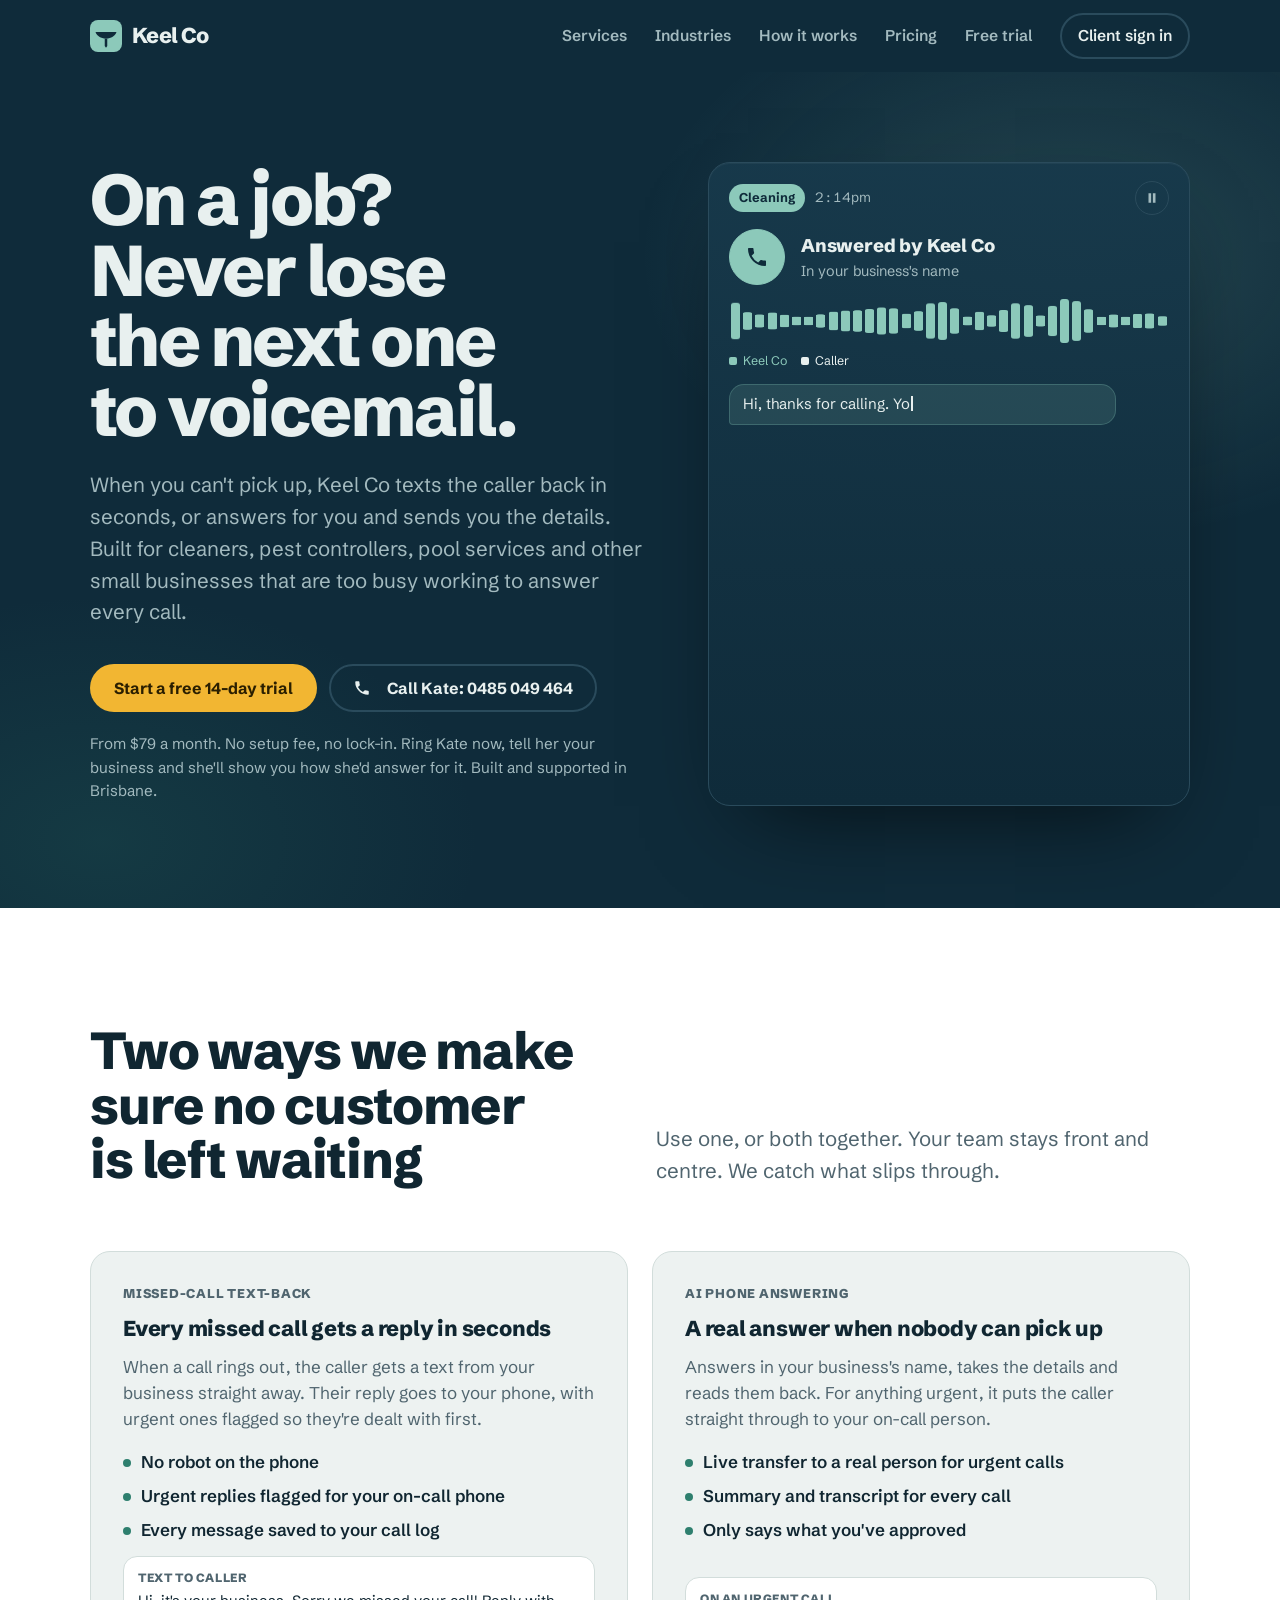
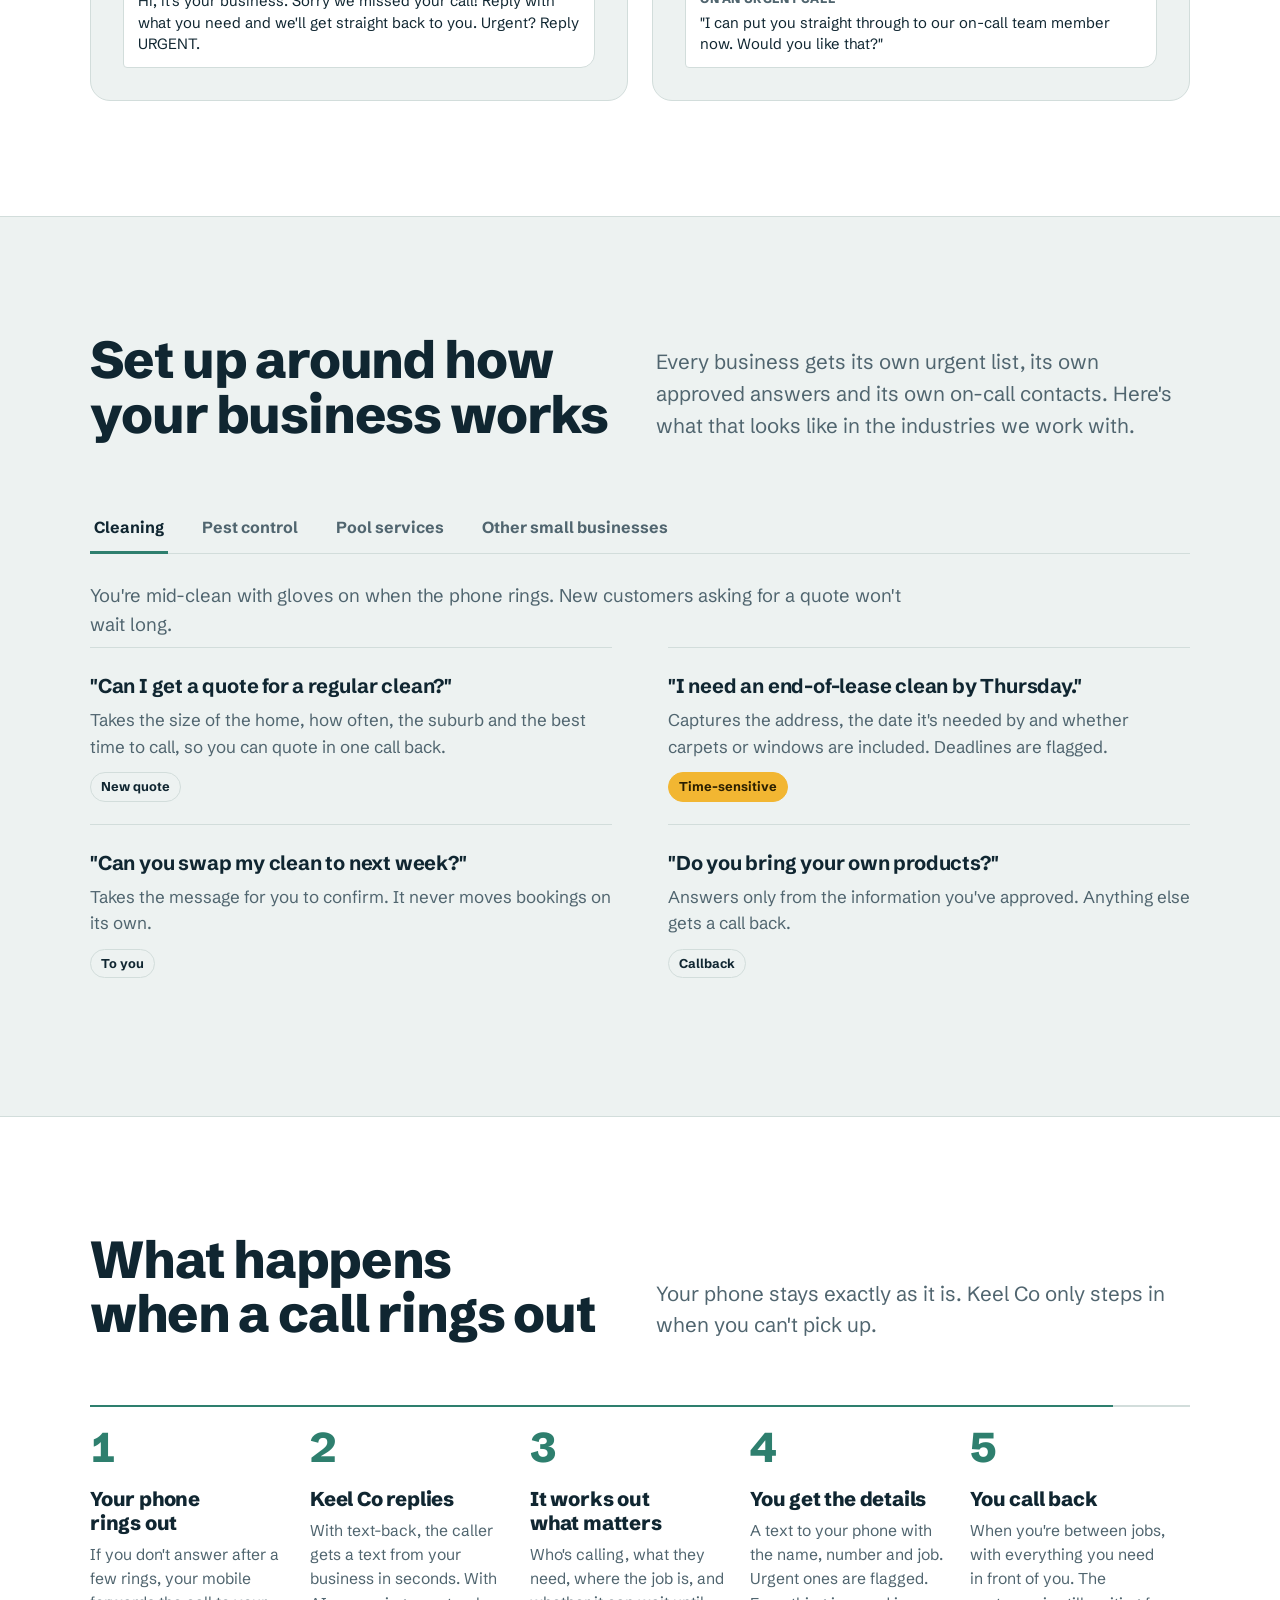
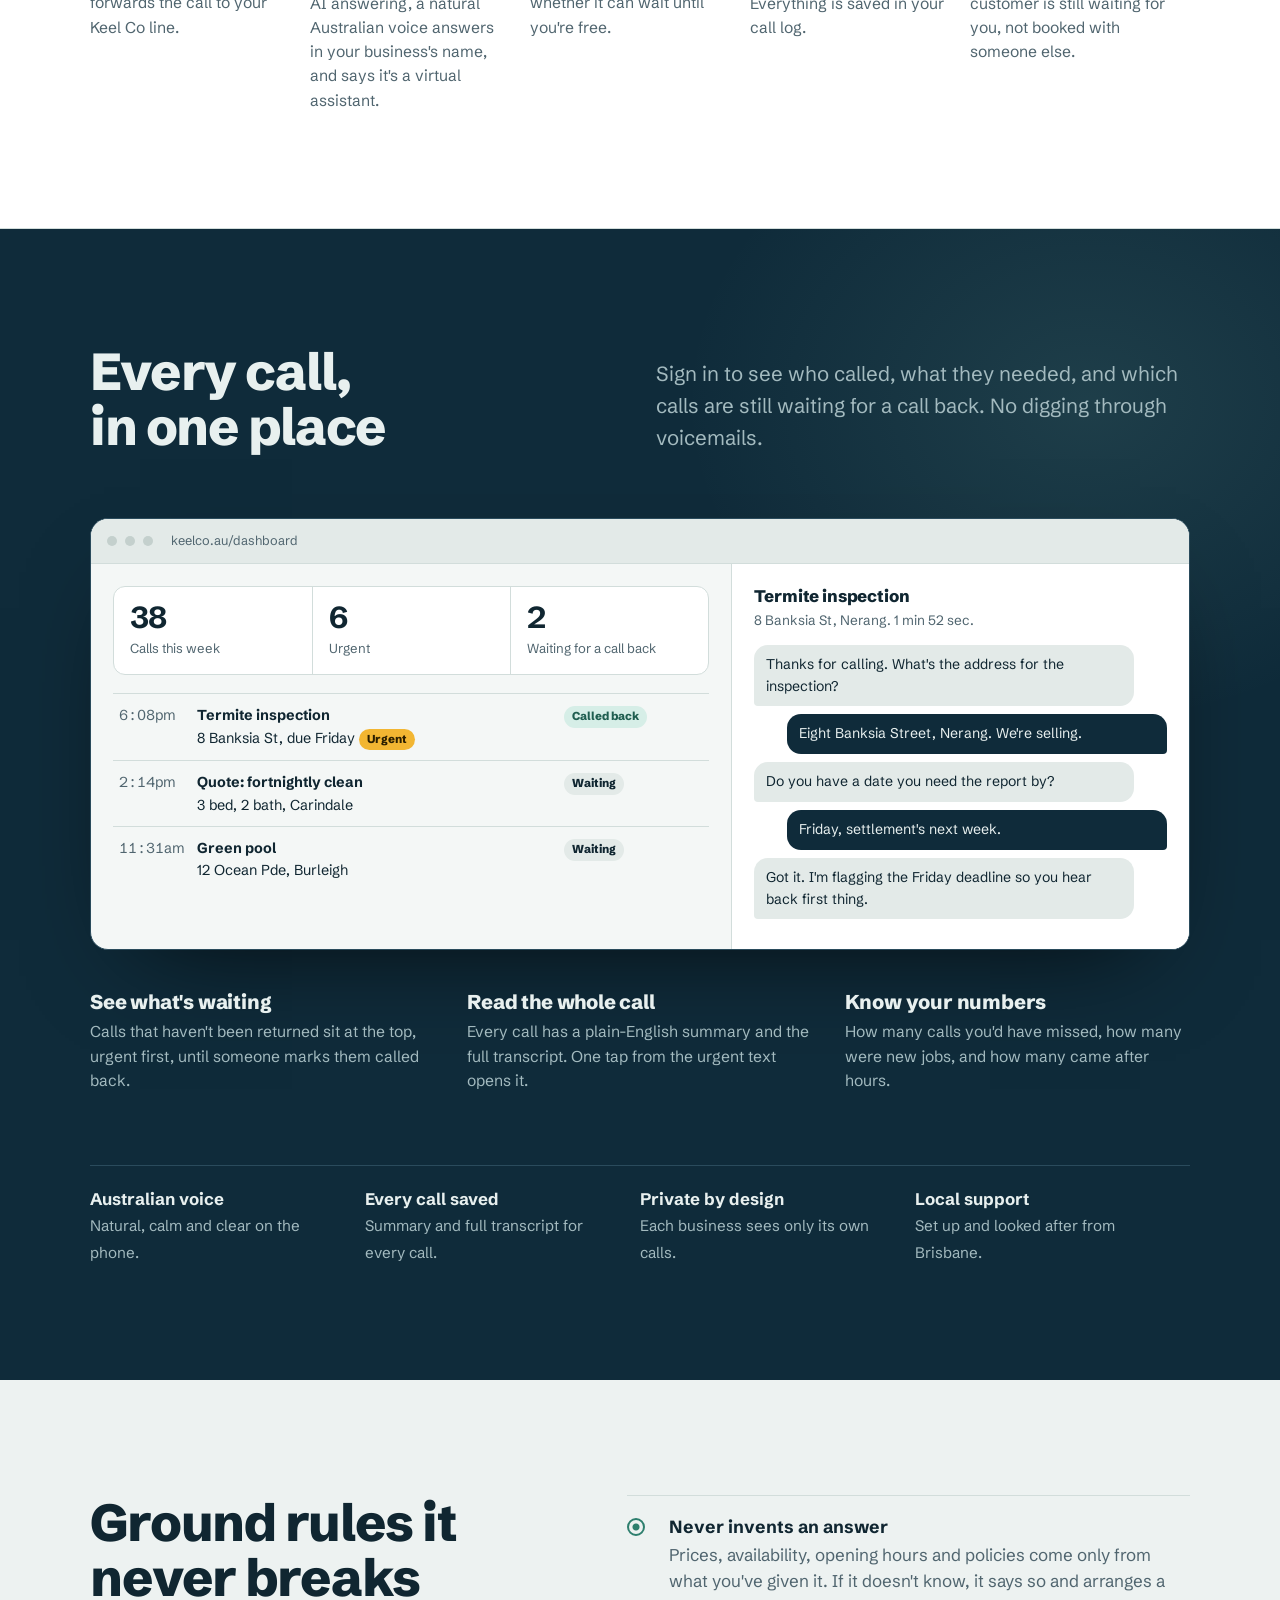
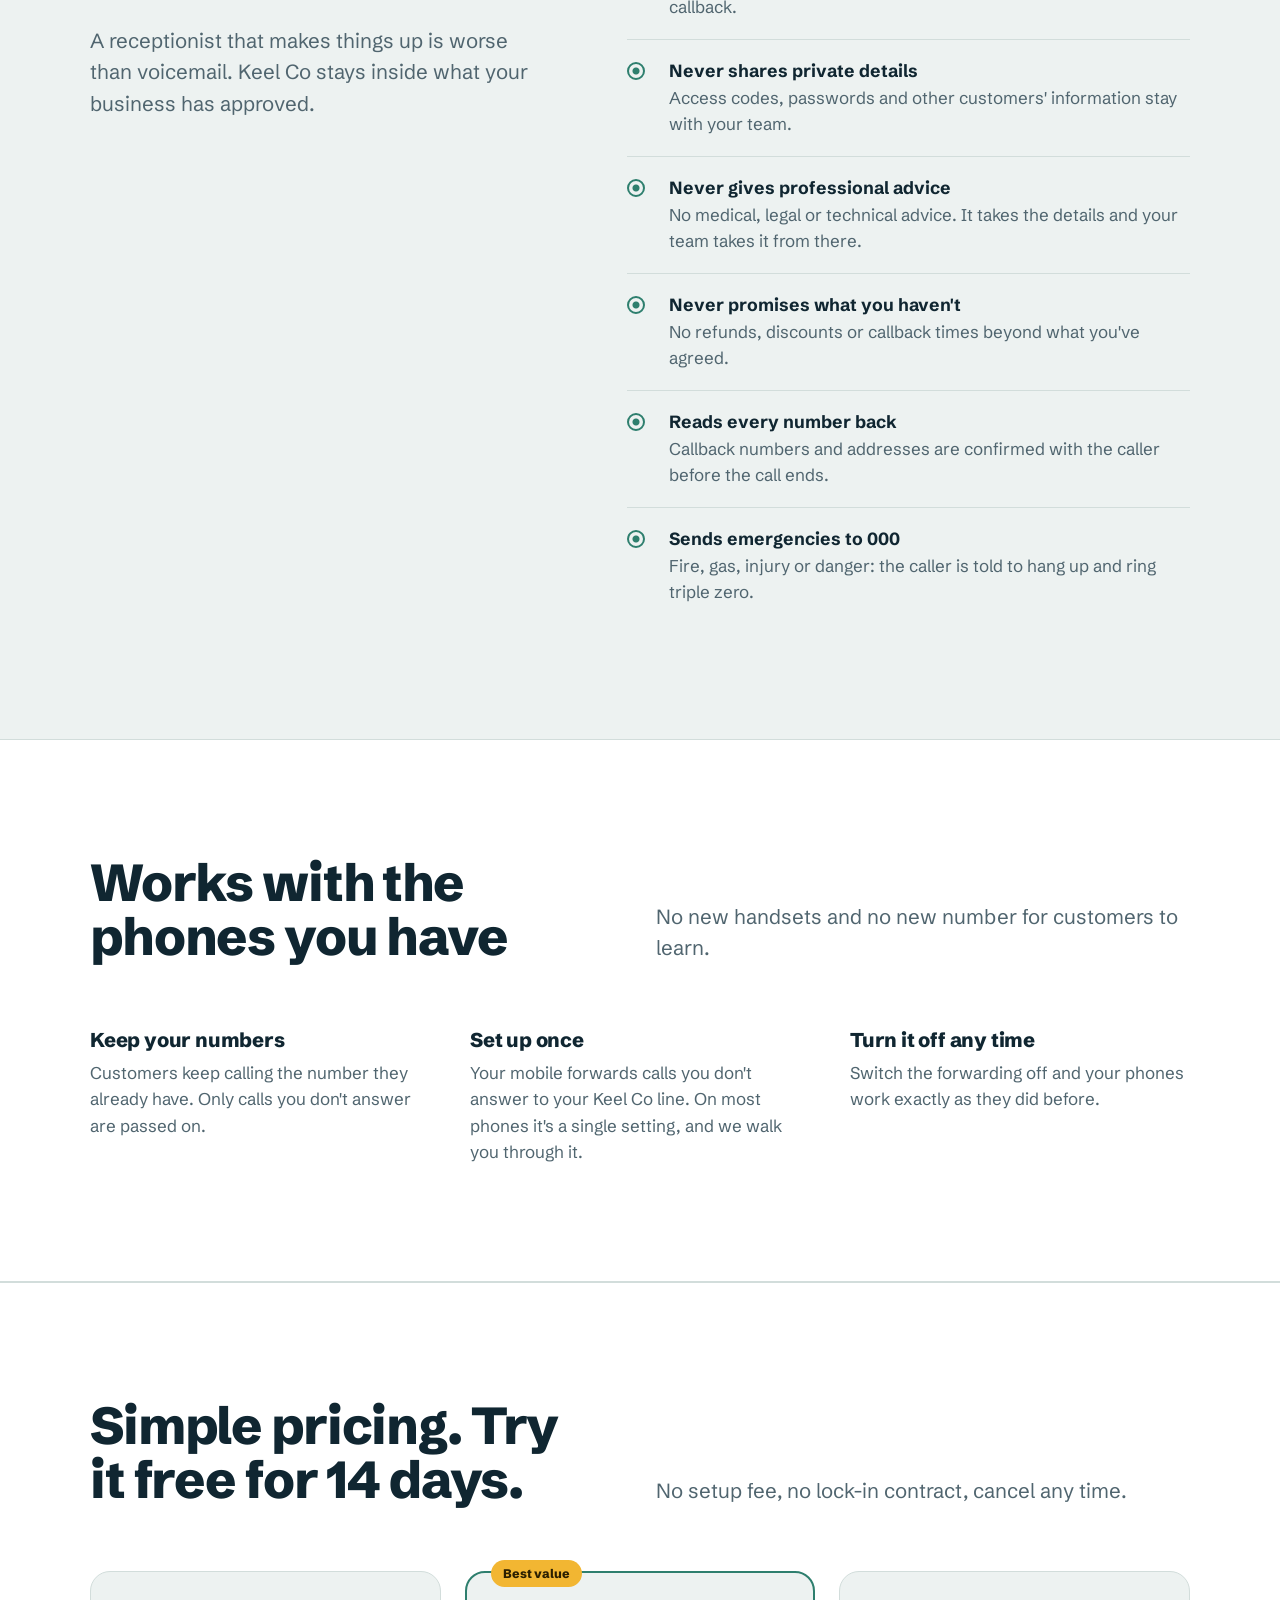
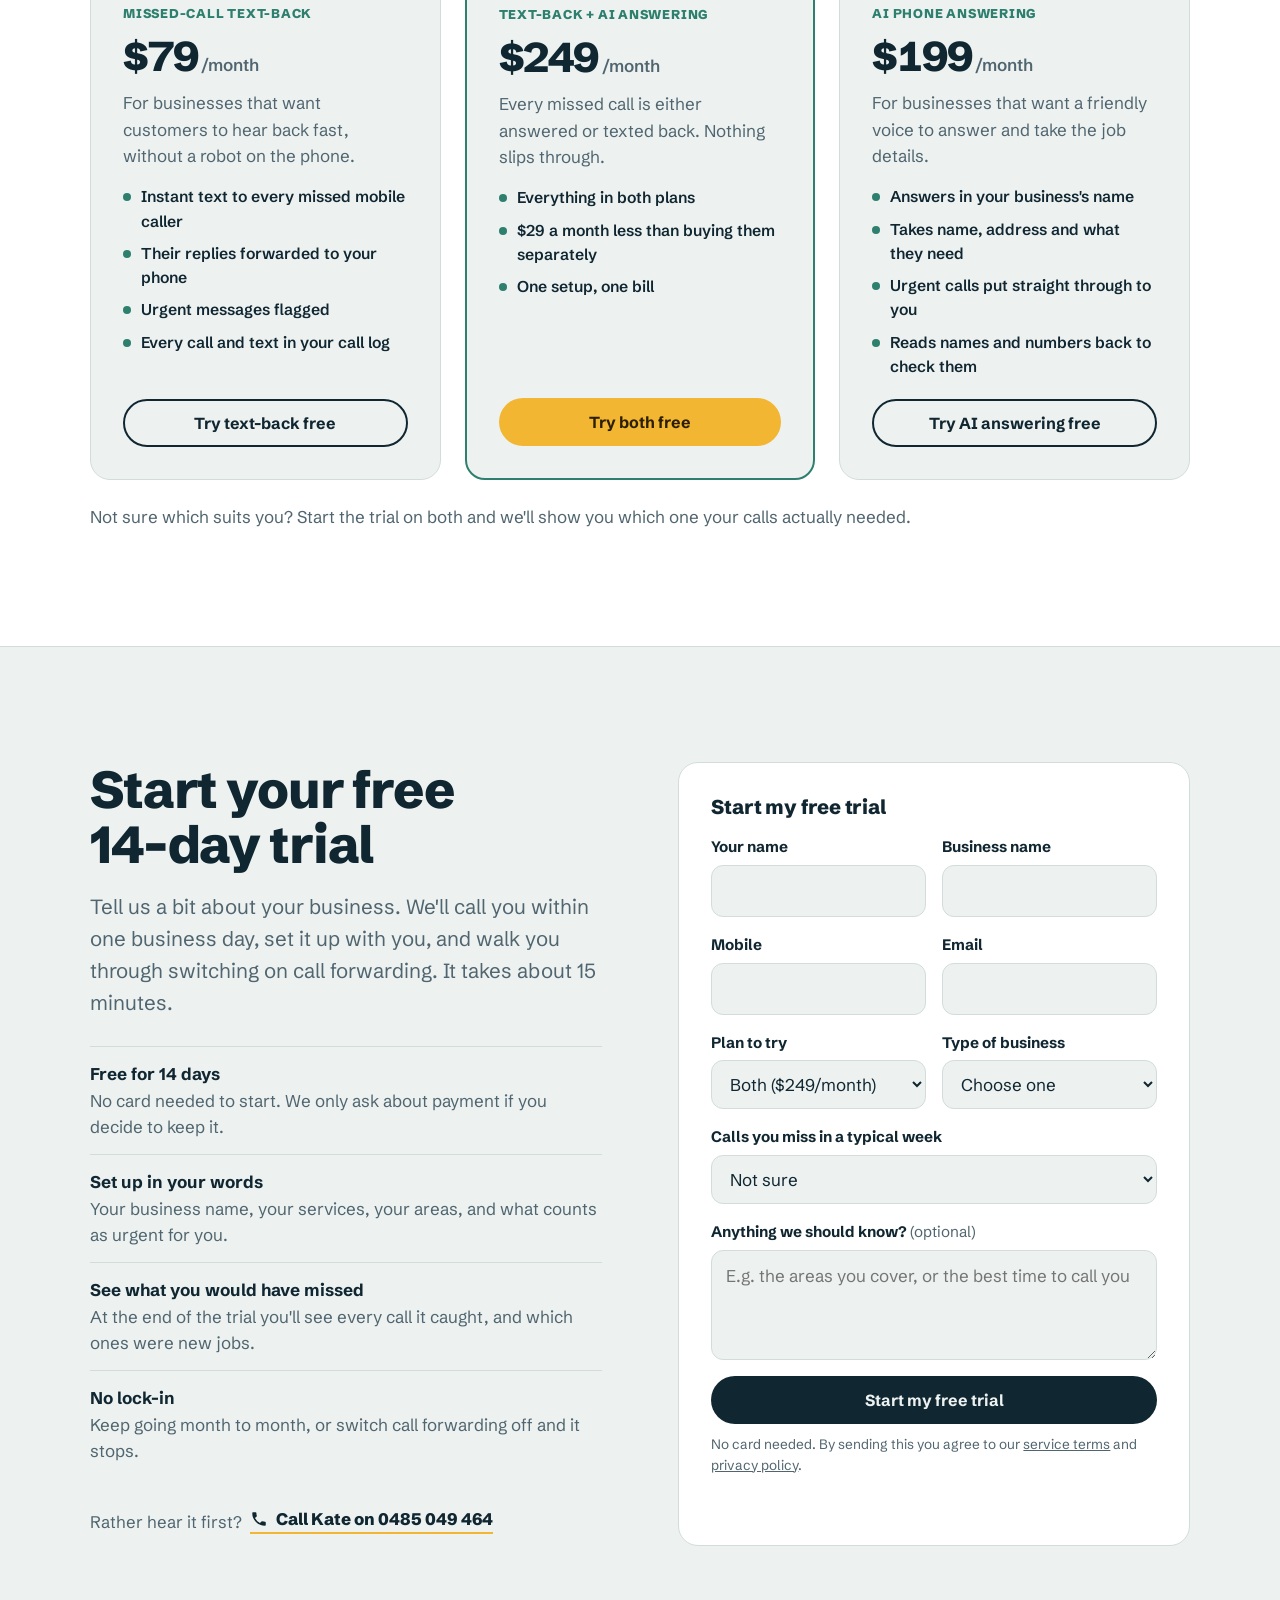
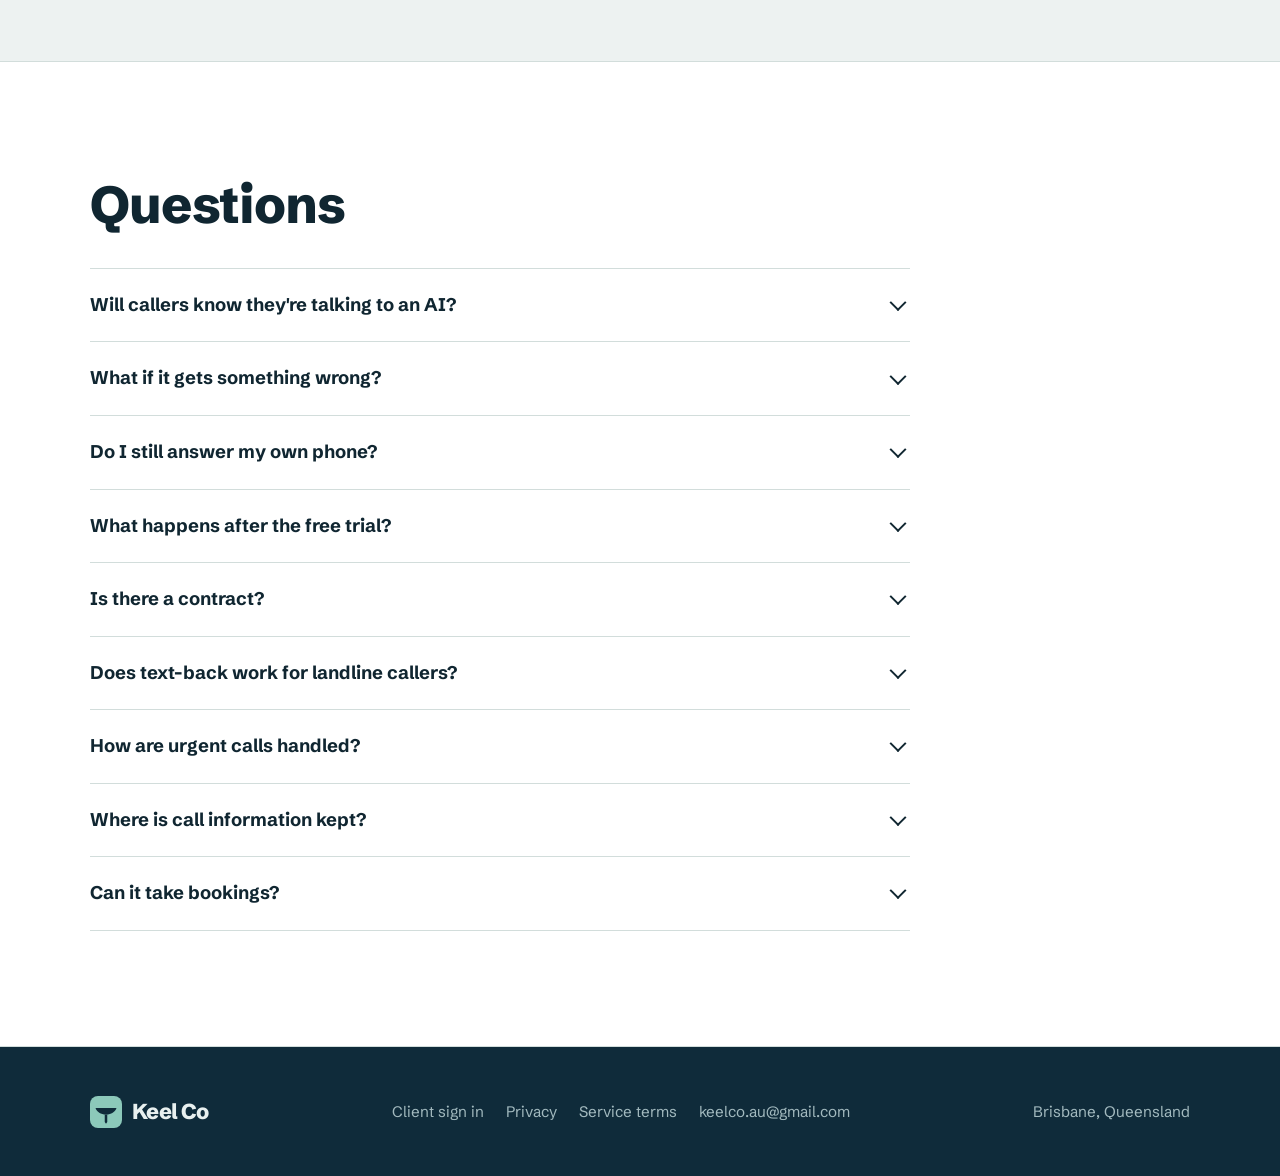
<file: index.html>
<!doctype html>
<html lang="en-AU">
<head>
  <meta charset="utf-8">
  <meta name="viewport" content="width=device-width, initial-scale=1">
  <title>Keel Co | Never lose a job to a missed call</title>
  <meta name="description" content="Missed-call text-back and AI phone answering for small Australian businesses. Catch the customers you miss while you're on a job. From $79 a month, 14-day free trial, no setup fee.">
  <meta name="theme-color" content="#0F2B3A">
  <link rel="icon" href="/assets/mark.svg" type="image/svg+xml">
  <meta property="og:title" content="Keel Co | Never lose a job to a missed call">
  <meta property="og:description" content="Missed-call text-back and AI phone answering for small businesses. From $79 a month, 14-day free trial.">
  <meta property="og:type" content="website">
  <meta property="og:url" content="https://www.keelco.au/">
  <meta property="og:image" content="https://www.keelco.au/assets/og.png">
  <meta property="og:image:width" content="1200">
  <meta property="og:image:height" content="630">
  <meta name="twitter:card" content="summary_large_image">
  <link rel="canonical" href="https://www.keelco.au/">
  <link rel="preconnect" href="https://fonts.googleapis.com">
  <link rel="preconnect" href="https://fonts.gstatic.com" crossorigin>
  <link href="https://fonts.googleapis.com/css2?family=Schibsted+Grotesk:wght@400;500;600;700;800;900&display=swap" rel="stylesheet">
  <link rel="stylesheet" href="/site.css">
  <link rel="stylesheet" href="/motion.css">
</head>
<body>
<a class="skip" href="#main">Skip to content</a>

<header class="site-head">
  <div class="wrap">
    <a class="brand" href="/"><img src="/assets/mark.svg" alt="" width="32" height="32">Keel Co</a>
    <nav class="nav" aria-label="Main">
      <a href="#services">Services</a>
      <a href="#industries">Industries</a>
      <a href="#how">How it works</a>
      <a href="#pricing">Pricing</a>
      <a href="#trial">Free trial</a>
      <a class="signin" href="/dashboard">Client sign in</a>
    </nav>
  </div>
</header>

<main id="main">
  <section class="hero" aria-labelledby="hero-title">
    <div class="wrap">
      <div>
        <h1 id="hero-title">On a job? Never lose the next one to voicemail.</h1>
        <p class="lede">When you can't pick up, Keel Co texts the caller back in seconds, or answers for you and sends you the details. Built for cleaners, pest controllers, pool services and other small businesses that are too busy working to answer every call.</p>
        <div class="hero-actions">
          <a class="btn btn-buoy" href="#trial">Start a free 14-day trial</a>
          <a class="btn btn-ghost-dark btn-talk" href="tel:+61485049464"><svg viewBox="0 0 24 24" aria-hidden="true"><path d="M6.6 10.8a15.1 15.1 0 0 0 6.6 6.6l2.2-2.2c.3-.3.7-.4 1-.2 1.1.4 2.3.6 3.6.6.6 0 1 .4 1 1V20c0 .6-.4 1-1 1A17 17 0 0 1 3 4c0-.6.4-1 1-1h3.5c.6 0 1 .4 1 1 0 1.3.2 2.5.6 3.6.1.3 0 .7-.2 1z" fill="currentColor"/></svg>Call Kate: 0485 049 464</a>
        </div>
        <p class="hero-note">From $79 a month. No setup fee, no lock-in. Ring Kate now, tell her your business and she'll show you how she'd answer for it. Built and supported in Brisbane.</p>
      </div>

      <div class="stage" id="stage" role="img" aria-label="Animated example: Keel Co answers a missed call, talks with the caller, saves a summary and texts the on-call phone.">
        <div class="sms" id="sc-sms" aria-hidden="true">
          <img src="/assets/mark.svg" alt="">
          <div class="sms-top"><b>Keel Co</b><span>now</span></div>
          <div class="sms-body"><strong id="sms-title"></strong><span id="sms-body"></span></div>
          <span class="sms-link">View call in dashboard</span>
        </div>
        <div class="stage-top">
          <span class="scenario-chip" id="sc-chip">Cleaning</span>
          <span class="stage-time" id="sc-time">2:14pm</span>
          <button class="stage-pause" id="sc-pause" type="button" aria-pressed="false" aria-label="Pause the example call"><svg viewBox="0 0 16 16" aria-hidden="true"><path d="M4 2.5h3v11H4zM9 2.5h3v11H9z" fill="currentColor"/></svg></button>
        </div>
        <div class="caller-row">
          <div class="ring-wrap"><span class="ring"></span><span class="ring"></span><span class="ring"></span>
            <svg viewBox="0 0 24 24" aria-hidden="true"><path d="M6.6 10.8a15.1 15.1 0 0 0 6.6 6.6l2.2-2.2c.3-.3.7-.4 1-.2 1.1.4 2.3.6 3.6.6.6 0 1 .4 1 1V20c0 .6-.4 1-1 1A17 17 0 0 1 3 4c0-.6.4-1 1-1h3.5c.6 0 1 .4 1 1 0 1.3.2 2.5.6 3.6.1.3 0 .7-.2 1z" fill="currentColor"/></svg>
          </div>
          <div><div class="call-state" id="sc-state">Incoming call</div><div class="call-sub" id="sc-sub">Rang out: on a job</div></div>
        </div>
        <div class="wave" id="wave" aria-hidden="true"></div>
        <div class="wave-legend" aria-hidden="true"><span class="k">Keel Co</span><span class="c">Caller</span></div>
        <ol class="transcript" id="sc-lines" aria-hidden="true"></ol>
        <div class="summary" id="sc-summary" aria-hidden="true"></div>
      </div>
    </div>
  </section>

  <section id="services" class="services" aria-labelledby="svc-title">
    <div class="wrap">
      <div class="section-head">
        <h2 id="svc-title">Two ways we make sure no customer is left waiting</h2>
        <p class="lede">Use one, or both together. Your team stays front and centre. We catch what slips through.</p>
      </div>
      <div class="svc-grid">
        <article class="svc">
          <p class="svc-tag">Missed-call text-back</p>
          <h3>Every missed call gets a reply in seconds</h3>
          <p>When a call rings out, the caller gets a text from your business straight away. Their reply goes to your phone, with urgent ones flagged so they're dealt with first.</p>
          <ul>
            <li>No robot on the phone</li>
            <li>Urgent replies flagged for your on-call phone</li>
            <li>Every message saved to your call log</li>
          </ul>
          <div class="svc-example" aria-label="Example text message"><span class="svc-from">Text to caller</span>Hi, it's your business. Sorry we missed your call! Reply with what you need and we'll get straight back to you. Urgent? Reply URGENT.</div>
        </article>
        <article class="svc">
          <p class="svc-tag">AI phone answering</p>
          <h3>A real answer when nobody can pick up</h3>
          <p>Answers in your business's name, takes the details and reads them back. For anything urgent, it puts the caller straight through to your on-call person.</p>
          <ul>
            <li>Live transfer to a real person for urgent calls</li>
            <li>Summary and transcript for every call</li>
            <li>Only says what you've approved</li>
          </ul>
          <div class="svc-example" aria-label="Example of what the caller hears"><span class="svc-from">On an urgent call</span>"I can put you straight through to our on-call team member now. Would you like that?"</div>
        </article>
      </div>
    </div>
  </section>

  <section id="industries" aria-labelledby="ind-title">
    <div class="wrap">
      <div class="section-head">
        <h2 id="ind-title">Set up around how your business works</h2>
        <p class="lede">Every business gets its own urgent list, its own approved answers and its own on-call contacts. Here's what that looks like in the industries we work with.</p>
      </div>

      <div class="tabs" role="tablist" aria-label="Industries">
        <button role="tab" id="tab-clean" aria-controls="panel-clean" aria-selected="true">Cleaning</button>
        <button role="tab" id="tab-pest" aria-controls="panel-pest" aria-selected="false" tabindex="-1">Pest control</button>
        <button role="tab" id="tab-pool" aria-controls="panel-pool" aria-selected="false" tabindex="-1">Pool services</button>
        <button role="tab" id="tab-other" aria-controls="panel-other" aria-selected="false" tabindex="-1">Other small businesses</button>
      </div>

      <div role="tabpanel" id="panel-clean" aria-labelledby="tab-clean">
        <p class="tab-intro">You're mid-clean with gloves on when the phone rings. New customers asking for a quote won't wait long.</p>
        <div class="call-types">
          <div class="call-type"><span class="said">"Can I get a quote for a regular clean?"</span><span class="does">Takes the size of the home, how often, the suburb and the best time to call, so you can quote in one call back.</span><span class="tag">New quote</span></div>
          <div class="call-type"><span class="said">"I need an end-of-lease clean by Thursday."</span><span class="does">Captures the address, the date it's needed by and whether carpets or windows are included. Deadlines are flagged.</span><span class="tag urgent">Time-sensitive</span></div>
          <div class="call-type"><span class="said">"Can you swap my clean to next week?"</span><span class="does">Takes the message for you to confirm. It never moves bookings on its own.</span><span class="tag">To you</span></div>
          <div class="call-type"><span class="said">"Do you bring your own products?"</span><span class="does">Answers only from the information you've approved. Anything else gets a call back.</span><span class="tag">Callback</span></div>
        </div>
      </div>

      <div role="tabpanel" id="panel-pest" aria-labelledby="tab-pest" hidden>
        <p class="tab-intro">You're under a house or up in a roof. A termite inspection for a house sale can't sit in voicemail for a day.</p>
        <div class="call-types">
          <div class="call-type"><span class="said">"We're selling and need a termite inspection."</span><span class="does">Takes the address, the deadline and the agent's details, and flags it so you call back first.</span><span class="tag urgent">Time-sensitive</span></div>
          <div class="call-type"><span class="said">"There's a wasp nest by the back door."</span><span class="does">Takes the address and where the nest is. If someone's been stung and is unwell, they're told to ring 000.</span><span class="tag urgent">Urgent</span></div>
          <div class="call-type"><span class="said">"How much is a general pest treatment?"</span><span class="does">Gives your approved price range if you've set one, otherwise takes the details for a quote.</span><span class="tag">New quote</span></div>
          <div class="call-type"><span class="said">"There's a snake in my garage."</span><span class="does">Tells the caller to keep clear and contact a licensed snake catcher, and passes the message to you.</span><span class="tag">Redirect</span></div>
        </div>
      </div>

      <div role="tabpanel" id="panel-pool" aria-labelledby="tab-pool" hidden>
        <p class="tab-intro">You're on the road between pools all day. Your regulars and new customers both deserve a quick reply.</p>
        <div class="call-types">
          <div class="call-type"><span class="said">"My pool's gone green."</span><span class="does">Takes the address, the pool type and when it turned, and sends it to you as a new job.</span><span class="tag">New job</span></div>
          <div class="call-type"><span class="said">"Can I get a weekly service quote?"</span><span class="does">Captures the pool size, salt or chlorine, the suburb and access details for a quote.</span><span class="tag">New quote</span></div>
          <div class="call-type"><span class="said">"You're due today, what time are you coming?"</span><span class="does">Takes the message for you. It never makes up arrival times.</span><span class="tag">To you</span></div>
          <div class="call-type"><span class="said">"I've splashed pool chlorine on my skin."</span><span class="does">Tells the caller to rinse with water and ring 000 or Poisons Information on 13 11 26.</span><span class="tag urgent">Emergency</span></div>
        </div>
      </div>

      <div role="tabpanel" id="panel-other" aria-labelledby="tab-other" hidden>
        <p class="tab-intro">Hair and beauty, personal trainers, tutors, driving instructors, tradies: if your hands are busy when the phone rings, it works the same way.</p>
        <div class="call-types">
          <div class="call-type"><span class="said">"Have you got anything free this week?"</span><span class="does">Takes the booking request and preferred times for you to confirm. It never double-books.</span><span class="tag">Booking request</span></div>
          <div class="call-type"><span class="said">"I need to cancel my session tomorrow."</span><span class="does">Captures the name and time so you can fill the slot.</span><span class="tag">To you</span></div>
          <div class="call-type"><span class="said">"How much is a lesson?"</span><span class="does">Answers from your approved prices, or takes the details for a call back.</span><span class="tag">Callback</span></div>
          <div class="call-type"><span class="said">"I'm running ten minutes late."</span><span class="does">Takes the message and texts it to you straight away.</span><span class="tag">Message</span></div>
        </div>
      </div>
    </div>
  </section>

  <section class="calls-band" id="how" aria-labelledby="how-title">
    <div class="wrap">
      <div class="section-head">
        <h2 id="how-title">What happens when a call rings out</h2>
        <p class="lede">Your phone stays exactly as it is. Keel Co only steps in when you can't pick up.</p>
      </div>
      <ol class="steps">
        <li><h3>Your phone rings out</h3><p>If you don't answer after a few rings, your mobile forwards the call to your Keel Co line.</p></li>
        <li><h3>Keel Co replies</h3><p>With text-back, the caller gets a text from your business in seconds. With AI answering, a natural Australian voice answers in your business's name, and says it's a virtual assistant.</p></li>
        <li><h3>It works out what matters</h3><p>Who's calling, what they need, where the job is, and whether it can wait until you're free.</p></li>
        <li><h3>You get the details</h3><p>A text to your phone with the name, number and job. Urgent ones are flagged. Everything is saved in your call log.</p></li>
        <li><h3>You call back</h3><p>When you're between jobs, with everything you need in front of you. The customer is still waiting for you, not booked with someone else.</p></li>
      </ol>
    </div>
  </section>

  <section class="preview" id="dashboard" aria-labelledby="dash-title">
    <div class="wrap">
      <div class="section-head">
        <h2 id="dash-title">Every call, in one place</h2>
        <p class="lede">Sign in to see who called, what they needed, and which calls are still waiting for a call back. No digging through voicemails.</p>
      </div>

      <div class="screen" role="img" aria-label="Preview of the Keel Co call log, showing call counts, a list of calls and one call's transcript">
        <div class="screen-bar"><i></i><i></i><i></i><span>keelco.au/dashboard</span></div>
        <div class="screen-body">
          <div>
            <div class="figs">
              <div><b>38</b><small>Calls this week</small></div>
              <div><b>6</b><small>Urgent</small></div>
              <div><b>2</b><small>Waiting for a call back</small></div>
            </div>
            <table class="mini-table">
              <tr><td>6:08pm</td><td><b>Termite inspection</b><br>8 Banksia St, due Friday <span class="pill urgent">Urgent</span></td><td><span class="pill done">Called back</span></td></tr>
              <tr><td>2:14pm</td><td><b>Quote: fortnightly clean</b><br>3 bed, 2 bath, Carindale</td><td><span class="pill" data-flip>Waiting</span></td></tr>
              <tr><td>11:31am</td><td><b>Green pool</b><br>12 Ocean Pde, Burleigh</td><td><span class="pill">Waiting</span></td></tr>
            </table>
          </div>
          <div class="detail">
            <h3>Termite inspection</h3>
            <p class="meta">8 Banksia St, Nerang. 1 min 52 sec.</p>
            <div class="bubble ai">Thanks for calling. What's the address for the inspection?</div>
            <div class="bubble caller">Eight Banksia Street, Nerang. We're selling.</div>
            <div class="bubble ai">Do you have a date you need the report by?</div>
            <div class="bubble caller">Friday, settlement's next week.</div>
            <div class="bubble ai">Got it. I'm flagging the Friday deadline so you hear back first thing.</div>
          </div>
        </div>
      </div>

      <div class="preview-points">
        <div><h3>See what's waiting</h3><p>Calls that haven't been returned sit at the top, urgent first, until someone marks them called back.</p></div>
        <div><h3>Read the whole call</h3><p>Every call has a plain-English summary and the full transcript. One tap from the urgent text opens it.</p></div>
        <div><h3>Know your numbers</h3><p>How many calls you'd have missed, how many were new jobs, and how many came after hours.</p></div>
      </div>

      <div class="trust">
        <div><b>Australian voice</b><span>Natural, calm and clear on the phone.</span></div>
        <div><b>Every call saved</b><span>Summary and full transcript for every call.</span></div>
        <div><b>Private by design</b><span>Each business sees only its own calls.</span></div>
        <div><b>Local support</b><span>Set up and looked after from Brisbane.</span></div>
      </div>
    </div>
  </section>

  <section aria-labelledby="rules-title">
    <div class="wrap rules">
      <div>
        <h2 id="rules-title">Ground rules it never breaks</h2>
        <p class="lede" style="margin-top:20px">A receptionist that makes things up is worse than voicemail. Keel Co stays inside what your business has approved.</p>
      </div>
      <ul class="rule-list">
        <li><div><strong>Never invents an answer</strong><span>Prices, availability, opening hours and policies come only from what you've given it. If it doesn't know, it says so and arranges a callback.</span></div></li>
        <li><div><strong>Never shares private details</strong><span>Access codes, passwords and other customers' information stay with your team.</span></div></li>
        <li><div><strong>Never gives professional advice</strong><span>No medical, legal or technical advice. It takes the details and your team takes it from there.</span></div></li>
        <li><div><strong>Never promises what you haven't</strong><span>No refunds, discounts or callback times beyond what you've agreed.</span></div></li>
        <li><div><strong>Reads every number back</strong><span>Callback numbers and addresses are confirmed with the caller before the call ends.</span></div></li>
        <li><div><strong>Sends emergencies to 000</strong><span>Fire, gas, injury or danger: the caller is told to hang up and ring triple zero.</span></div></li>
      </ul>
    </div>
  </section>

  <section class="phones" aria-labelledby="phones-title">
    <div class="wrap">
      <div class="section-head">
        <h2 id="phones-title">Works with the phones you have</h2>
        <p class="lede">No new handsets and no new number for customers to learn.</p>
      </div>
      <div class="phone-grid">
        <div><h3>Keep your numbers</h3><p>Customers keep calling the number they already have. Only calls you don't answer are passed on.</p></div>
        <div><h3>Set up once</h3><p>Your mobile forwards calls you don't answer to your Keel Co line. On most phones it's a single setting, and we walk you through it.</p></div>
        <div><h3>Turn it off any time</h3><p>Switch the forwarding off and your phones work exactly as they did before.</p></div>
      </div>
    </div>
  </section>

  <section id="pricing" class="pricing" aria-labelledby="price-title">
    <div class="wrap">
      <div class="section-head">
        <h2 id="price-title">Simple pricing. Try it free for 14 days.</h2>
        <p class="lede">No setup fee, no lock-in contract, cancel any time.</p>
      </div>
      <div class="price-grid">
        <article class="plan">
          <p class="svc-tag">Missed-call text-back</p>
          <p class="price"><b>$79</b><span>/month</span></p>
          <p class="plan-for">For businesses that want customers to hear back fast, without a robot on the phone.</p>
          <ul>
            <li>Instant text to every missed mobile caller</li>
            <li>Their replies forwarded to your phone</li>
            <li>Urgent messages flagged</li>
            <li>Every call and text in your call log</li>
          </ul>
          <a class="btn btn-ghost" href="#trial" data-plan="Text-back">Try text-back free</a>
        </article>
        <article class="plan featured">
          <p class="plan-badge">Best value</p>
          <p class="svc-tag">Text-back + AI answering</p>
          <p class="price"><b>$249</b><span>/month</span></p>
          <p class="plan-for">Every missed call is either answered or texted back. Nothing slips through.</p>
          <ul>
            <li>Everything in both plans</li>
            <li>$29 a month less than buying them separately</li>
            <li>One setup, one bill</li>
          </ul>
          <a class="btn btn-buoy" href="#trial" data-plan="Both">Try both free</a>
        </article>
        <article class="plan">
          <p class="svc-tag">AI phone answering</p>
          <p class="price"><b>$199</b><span>/month</span></p>
          <p class="plan-for">For businesses that want a friendly voice to answer and take the job details.</p>
          <ul>
            <li>Answers in your business's name</li>
            <li>Takes name, address and what they need</li>
            <li>Urgent calls put straight through to you</li>
            <li>Reads names and numbers back to check them</li>
          </ul>
          <a class="btn btn-ghost" href="#trial" data-plan="AI answering">Try AI answering free</a>
        </article>
      </div>
      <p class="price-note">Not sure which suits you? Start the trial on both and we'll show you which one your calls actually needed.</p>
    </div>
  </section>

  <section id="trial" aria-labelledby="trial-title">
    <div class="wrap pilot">
      <div>
        <h2 id="trial-title">Start your free 14-day trial</h2>
        <p class="lede" style="margin-top:20px">Tell us a bit about your business. We'll call you within one business day, set it up with you, and walk you through switching on call forwarding. It takes about 15 minutes.</p>
        <ul class="pilot-terms">
          <li><b>Free for 14 days</b><span>No card needed to start. We only ask about payment if you decide to keep it.</span></li>
          <li><b>Set up in your words</b><span>Your business name, your services, your areas, and what counts as urgent for you.</span></li>
          <li><b>See what you would have missed</b><span>At the end of the trial you'll see every call it caught, and which ones were new jobs.</span></li>
          <li><b>No lock-in</b><span>Keep going month to month, or switch call forwarding off and it stops.</span></li>
        </ul>
        <p class="demo-call">Rather hear it first? <a href="tel:+61485049464"><svg viewBox="0 0 24 24" aria-hidden="true"><path d="M6.6 10.8a15.1 15.1 0 0 0 6.6 6.6l2.2-2.2c.3-.3.7-.4 1-.2 1.1.4 2.3.6 3.6.6.6 0 1 .4 1 1V20c0 .6-.4 1-1 1A17 17 0 0 1 3 4c0-.6.4-1 1-1h3.5c.6 0 1 .4 1 1 0 1.3.2 2.5.6 3.6.1.3 0 .7-.2 1z" fill="currentColor"/></svg>Call Kate on 0485 049 464</a></p>
      </div>

      <form class="enquiry" id="enquiry" novalidate>
        <h3>Start my free trial</h3>
        <div class="two">
          <div class="field"><label for="f-name">Your name</label><input id="f-name" name="name" autocomplete="name" required maxlength="120"></div>
          <div class="field"><label for="f-business">Business name</label><input id="f-business" name="business" autocomplete="organization" maxlength="160"></div>
        </div>
        <div class="two">
          <div class="field"><label for="f-phone">Mobile</label><input id="f-phone" name="phone" type="tel" autocomplete="tel" required maxlength="40"></div>
          <div class="field"><label for="f-email">Email</label><input id="f-email" name="email" type="email" autocomplete="email" required maxlength="200"></div>
        </div>
        <div class="two">
          <div class="field">
            <label for="f-plan">Plan to try</label>
            <select id="f-plan" name="plan">
              <option value="Both">Both ($249/month)</option>
              <option value="Text-back">Text-back ($79/month)</option>
              <option value="AI answering">AI answering ($199/month)</option>
              <option value="Not sure">Not sure yet</option>
            </select>
          </div>
          <div class="field">
            <label for="f-industry">Type of business</label>
            <select id="f-industry" name="industry">
              <option value="">Choose one</option>
              <option>Cleaning</option>
              <option>Pest control</option>
              <option>Pool services</option>
              <option>Hair, beauty or barber</option>
              <option>Personal training</option>
              <option>Tutoring or driving school</option>
              <option>Trades</option>
              <option>Something else</option>
            </select>
          </div>
        </div>
        <div class="field">
          <label for="f-missed">Calls you miss in a typical week</label>
          <select id="f-missed" name="missed_calls">
            <option value="">Not sure</option>
            <option>Under 5</option>
            <option>5 to 15</option>
            <option>15 to 40</option>
            <option>Over 40</option>
          </select>
        </div>
        <div class="field"><label for="f-message">Anything we should know? <span class="hint">(optional)</span></label><textarea id="f-message" name="message" maxlength="2000" placeholder="E.g. the areas you cover, or the best time to call you"></textarea></div>
        <button class="btn btn-ink" type="submit">Start my free trial</button>
        <p class="form-fine">No card needed. By sending this you agree to our <a href="/terms">service terms</a> and <a href="/privacy">privacy policy</a>.</p>
        <p class="form-status" id="form-status" role="status" aria-live="polite"></p>
      </form>
    </div>
  </section>

  <section class="calls-band" id="faq" aria-labelledby="faq-title">
    <div class="wrap">
      <h2 id="faq-title" style="margin-bottom:36px">Questions</h2>
      <div class="faq">
        <details><summary>Will callers know they're talking to an AI?</summary><p>Yes. Keel Co introduces itself as a virtual assistant at the start of every call, and says so if anyone asks. Most callers just want their message to reach a person quickly, and that's what it does.</p></details>
        <details><summary>What if it gets something wrong?</summary><p>Every call is saved with a full transcript, so your team can check exactly what was said. Names and numbers are read back to the caller before the call ends, and it never commits your business to anything it hasn't been told it can.</p></details>
        <details><summary>Do I still answer my own phone?</summary><p>Yes. Your phone rings as normal. Keel Co only steps in for the calls that would otherwise ring out or go to voicemail: when you're on a job, driving, on another call, or finished for the day.</p></details>
        <details><summary>What happens after the free trial?</summary><p>Before the 14 days are up, we'll check in and show you what it caught. If you want to keep it, you pay monthly from then on. If not, switch call forwarding off and that's it. There's no setup fee and nothing to cancel.</p></details>
        <details><summary>Is there a contract?</summary><p>No lock-in. You pay month to month and can stop any time by letting us know. The service stops at the end of the month you've paid for.</p></details>
        <details><summary>Does text-back work for landline callers?</summary><p>Texts can only go to mobiles. If a landline or private number calls and you miss it, you get a text with their number so you can call back.</p></details>
        <details><summary>How are urgent calls handled?</summary><p>You choose what counts as urgent, like a termite report with a deadline or a customer who's been stung. When one comes in, you get a text with the caller's name, the problem and their number within seconds, plus a link to the full call. With AI answering, it can also put the caller straight through to you.</p></details>
        <details><summary>Where is call information kept?</summary><p>Your call log is stored in Australia, in Sydney, and only your business can see it. To answer calls, Keel Co uses established global providers for the phone line and voice, which process call audio on their own servers, some of them overseas. Our <a href="/privacy">privacy policy</a> names each one and how long information is kept.</p></details>
        <details><summary>Can it take bookings?</summary><p>It captures booking requests in full for your team to confirm. It doesn't check availability or quote prices unless you've set it up to.</p></details>
      </div>
    </div>
  </section>
</main>

<footer class="site-foot">
  <div class="wrap">
    <a class="brand" href="/" style="color:var(--on-tide)"><img src="/assets/mark.svg" alt="" width="28" height="28">Keel Co</a>
    <nav aria-label="Footer">
      <a href="/dashboard">Client sign in</a>
      <a href="/privacy">Privacy</a>
      <a href="/terms">Service terms</a>
      <a href="mailto:keelco.au@gmail.com">keelco.au@gmail.com</a>
    </nav>
    <p>Brisbane, Queensland</p>
  </div>
</footer>

<script src="/config.js"></script>
<script src="/motion.js" defer></script>
<script src="/site.js" defer></script>
</body>
</html>
</file>
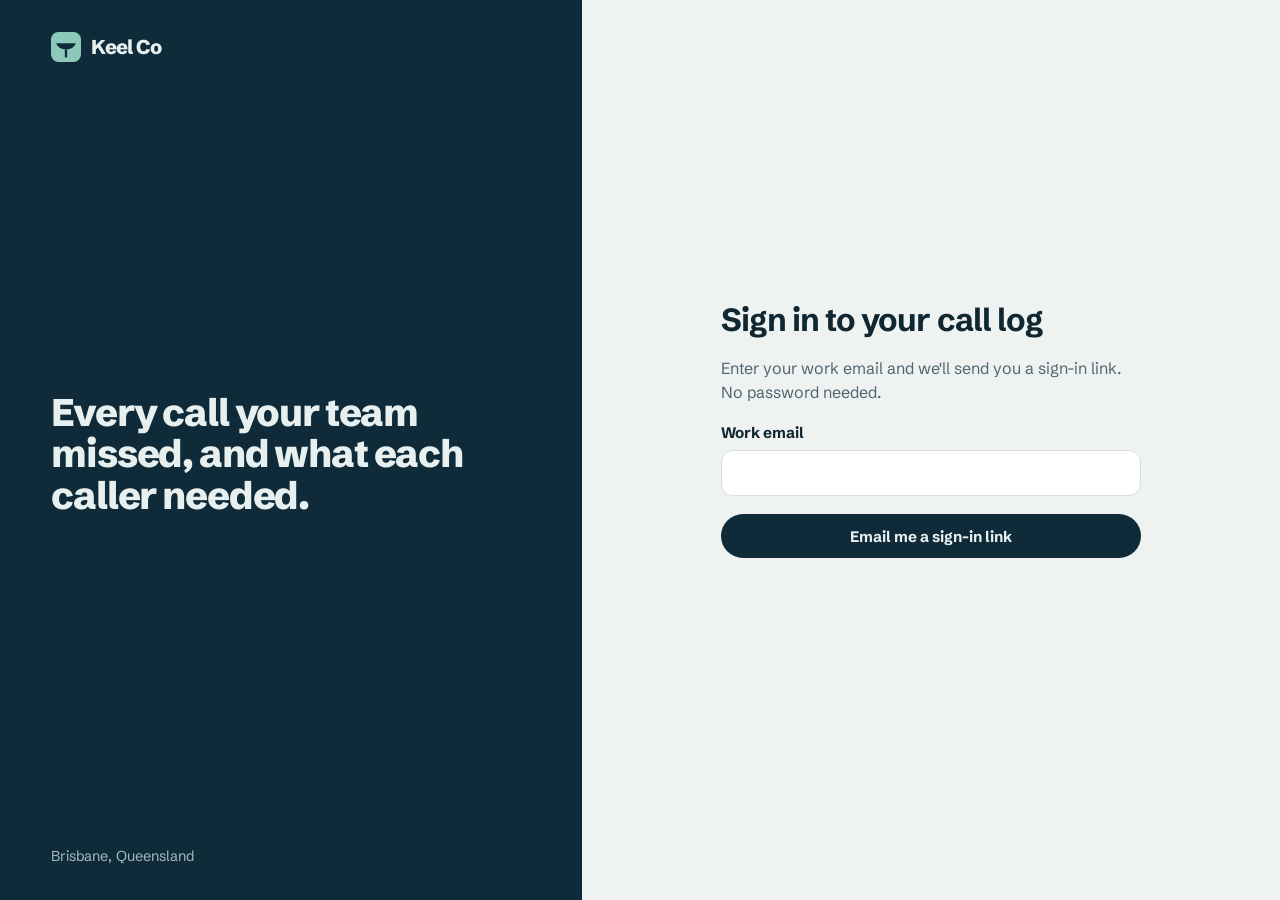
<file: dashboard/index.html>
<!doctype html>
<html lang="en-AU">
<head>
  <meta charset="utf-8">
  <meta name="viewport" content="width=device-width, initial-scale=1">
  <title>Call log | Keel Co</title>
  <meta name="robots" content="noindex, nofollow">
  <meta name="robots" content="noindex">
  <meta name="theme-color" content="#0F2B3A">
  <link rel="icon" href="/assets/mark.svg" type="image/svg+xml">
  <link rel="preconnect" href="https://fonts.googleapis.com">
  <link rel="preconnect" href="https://fonts.gstatic.com" crossorigin>
  <link href="https://fonts.googleapis.com/css2?family=Schibsted+Grotesk:wght@400;500;600;700;800&display=swap" rel="stylesheet">
  <link rel="stylesheet" href="/dashboard/dash.css">
</head>
<body>

<!-- Loading -->
<div id="view-loading" class="loading" aria-live="polite">Loading your call log…</div>

<!-- Sign in -->
<div id="view-login" class="login" hidden>
  <aside class="login-side">
    <a class="brand" href="/"><img src="/assets/mark.svg" alt="" width="30" height="30">Keel Co</a>
    <div>
      <p class="login-quote">Every call your team missed, and what each caller needed.</p>
    </div>
    <p class="login-small">Brisbane, Queensland</p>
  </aside>
  <main class="login-main">
    <form id="login-form" class="login-form" novalidate>
      <h1>Sign in to your call log</h1>
      <p class="muted">Enter your work email and we'll send you a sign-in link. No password needed.</p>
      <div class="field">
        <label for="login-email">Work email</label>
        <input id="login-email" type="email" autocomplete="email" required>
      </div>
      <button class="btn btn-primary" type="submit" id="login-btn">Email me a sign-in link</button>
      <p id="login-status" class="status" role="status" aria-live="polite"></p>
    </form>
    <div id="login-sent" class="login-form" hidden>
      <h1>Check your inbox</h1>
      <p class="muted">If <strong id="sent-to"></strong> has access to a call log, a sign-in link is on its way. Open it on this device. The link works once and expires after an hour.</p>
      <p class="muted">No email after a few minutes? Check your junk folder, or ask whoever manages Keel Co at your business to add you.</p>
      <button class="btn btn-quiet" type="button" id="login-again">Use a different email</button>
    </div>
  </main>
</div>

<!-- App -->
<div id="view-app" class="app" hidden>
  <header class="topbar">
    <a class="brand" href="/"><img src="/assets/mark.svg" alt="" width="28" height="28">Keel Co</a>
    <div class="client" id="client-wrap">
      <span class="client-name" id="client-name"></span>
      <select id="client-select" aria-label="Business" hidden></select>
    </div>
    <div class="user">
      <span id="user-email" class="user-email"></span>
      <button class="btn btn-quiet-dark" id="sign-out" type="button">Sign out</button>
    </div>
  </header>

  <main class="main">
    <div class="titlebar">
      <h1>Calls</h1>
      <div class="segmented" role="group" aria-label="Time period">
        <button type="button" data-period="7" aria-pressed="true">7 days</button>
        <button type="button" data-period="30" aria-pressed="false">30 days</button>
        <button type="button" data-period="all" aria-pressed="false">All time</button>
      </div>
    </div>

    <div id="no-access" class="empty" hidden>
      <h2>This email isn't linked to a call log yet</h2>
      <p>Ask Keel Co to add <strong id="no-access-email"></strong> to your business, then sign in again.</p>
    </div>

    <div id="content">
      <section class="figures" aria-label="Summary">
        <div><span class="fig" id="fig-calls">0</span><span class="fig-label">Calls answered</span></div>
        <div><span class="fig" id="fig-urgent">0</span><span class="fig-label">Urgent</span></div>
        <div><span class="fig" id="fig-after">0</span><span class="fig-label">Outside 9 to 5 weekdays</span></div>
        <div><span class="fig" id="fig-waiting">0</span><span class="fig-label">Waiting for a call back</span></div>
      </section>

      <div class="grid2">
        <section class="panel chart-panel" aria-labelledby="chart-title">
          <div class="panel-head">
            <h2 id="chart-title">Calls per day</h2>
            <div class="legend" aria-hidden="true"><span><i class="sw sw-urgent"></i>Urgent</span><span><i class="sw sw-other"></i>Other calls</span></div>
          </div>
          <div class="chart" id="chart"></div>
          <div class="tip" id="chart-tip" role="tooltip" hidden></div>
        </section>

        <section class="panel" aria-labelledby="waiting-title">
          <div class="panel-head"><h2 id="waiting-title">Waiting for a call back</h2></div>
          <ul class="waiting" id="waiting"></ul>
        </section>
      </div>

      <section class="panel log-panel" aria-labelledby="log-title">
        <div class="panel-head">
          <h2 id="log-title">Call log</h2>
          <span class="muted" id="log-count"></span>
        </div>
        <div class="filters">
          <input type="search" id="f-search" placeholder="Search name, number, unit or reason" aria-label="Search calls">
          <select id="f-type" aria-label="Type of call"><option value="">All types</option></select>
          <select id="f-urgency" aria-label="Urgency"><option value="">Any urgency</option><option value="urgent">Urgent</option><option value="normal">Normal</option><option value="low">Low</option></select>
          <select id="f-status" aria-label="Call back status"><option value="">Any status</option><option value="waiting">Waiting</option><option value="done">Called back</option></select>
        </div>
        <div class="table-wrap">
          <table class="calls">
            <thead><tr><th scope="col">When</th><th scope="col">Caller</th><th scope="col">What it's about</th><th scope="col">Type</th><th scope="col">Status</th></tr></thead>
            <tbody id="rows"></tbody>
          </table>
        </div>
        <div class="empty" id="log-empty" hidden></div>
      </section>
    </div>
  </main>

  <!-- Call detail -->
  <div class="scrim" id="scrim" hidden></div>
  <aside class="drawer" id="drawer" aria-labelledby="d-title" role="dialog" aria-modal="true" hidden>
    <div class="drawer-head">
      <div>
        <h2 id="d-title"></h2>
        <p class="muted" id="d-meta"></p>
      </div>
      <button class="icon-btn" id="d-close" type="button" aria-label="Close call details">
        <svg viewBox="0 0 24 24" width="22" height="22" aria-hidden="true"><path d="M6 6l12 12M18 6L6 18" stroke="currentColor" stroke-width="2.2" stroke-linecap="round"/></svg>
      </button>
    </div>
    <div class="drawer-body">
      <div class="d-actions">
        <span id="d-pills"></span>
        <button class="btn btn-primary" id="d-handled" type="button"></button>
      </div>
      <dl class="d-facts" id="d-facts"></dl>
      <div class="d-block" id="d-summary-block"><h3>Summary</h3><p id="d-summary"></p></div>
      <div class="d-block" id="d-unanswered-block" hidden><h3>Asked but couldn't answer</h3><p id="d-unanswered"></p></div>
      <div class="d-block"><h3>Transcript</h3><div id="d-transcript" class="transcript"></div></div>
    </div>
  </aside>
</div>

<div class="toast" id="toast" role="status" aria-live="polite" hidden></div>

<script src="/config.js"></script>
<script src="/dashboard/app.js"></script>
</body>
</html>
</file>
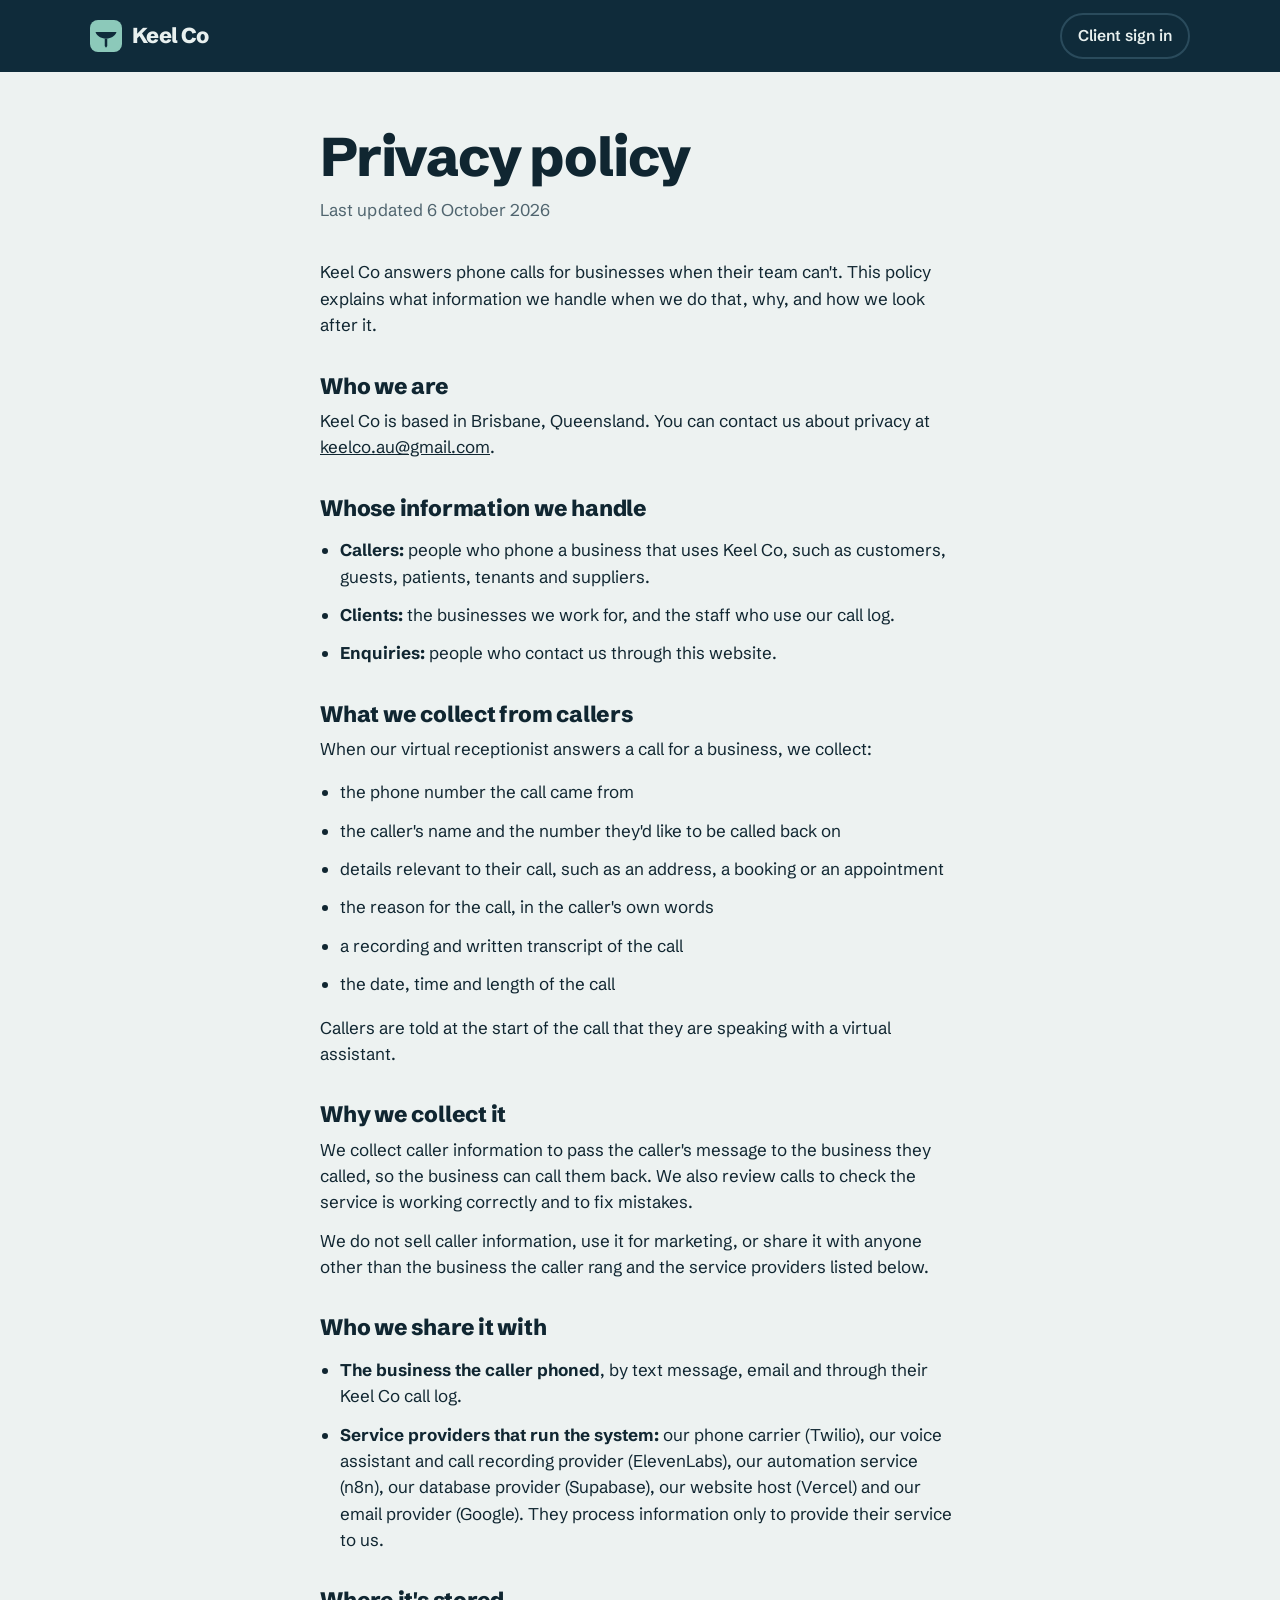
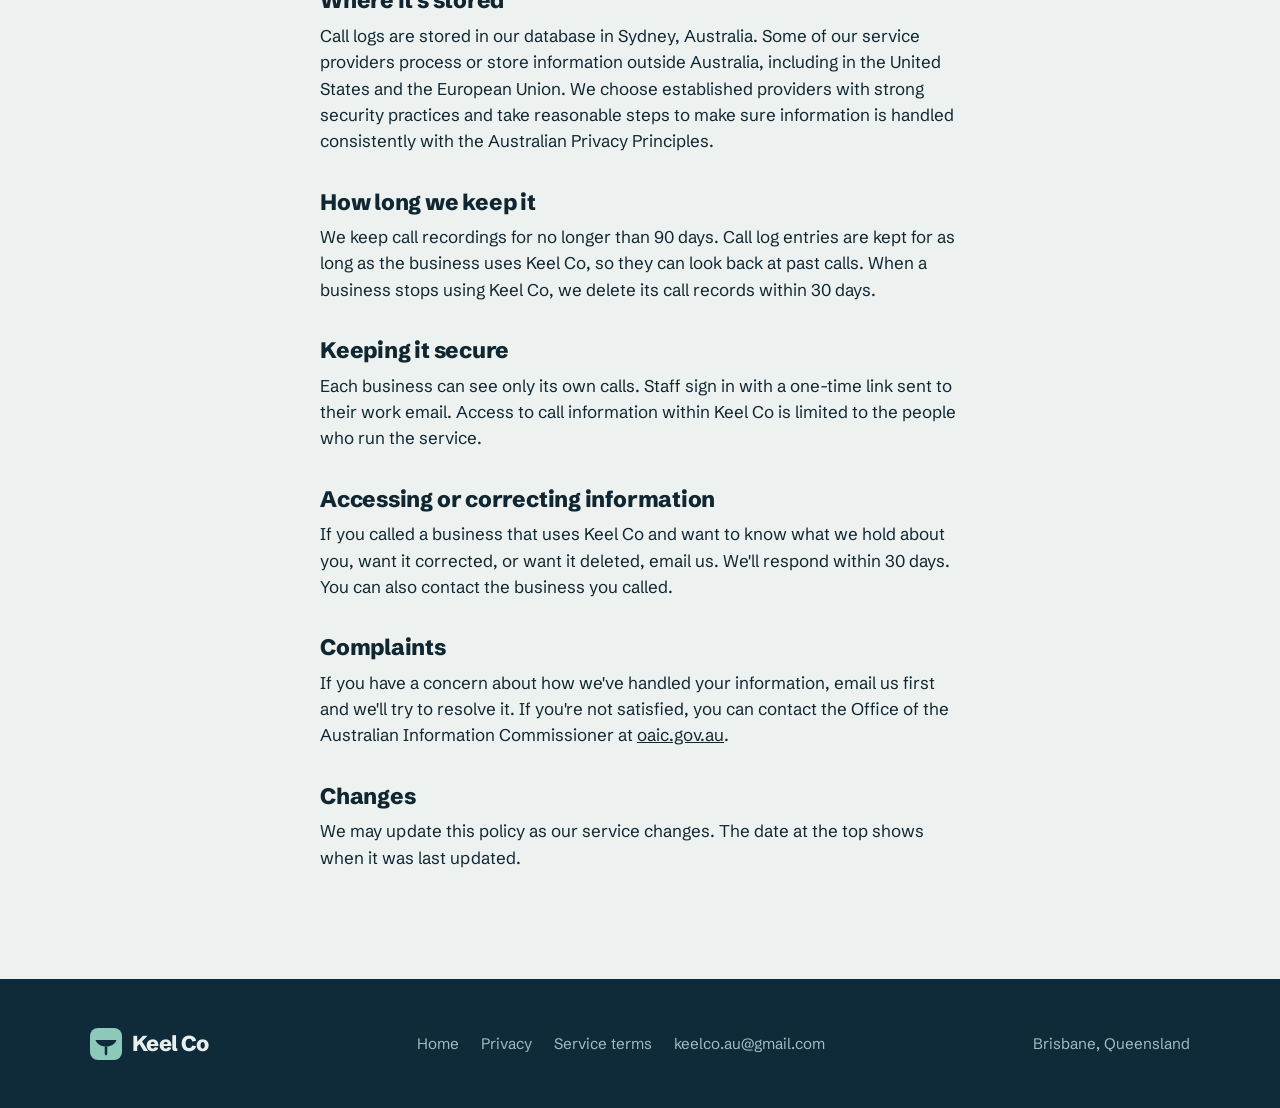
<file: privacy.html>
<!doctype html>
<html lang="en-AU">
<head>
  <meta charset="utf-8">
  <meta name="viewport" content="width=device-width, initial-scale=1">
  <title>Privacy policy | Keel Co</title>
  <link rel="canonical" href="https://www.keelco.au/privacy">
  <meta name="description" content="How Keel Co handles caller and client information.">
  <link rel="icon" href="/assets/mark.svg" type="image/svg+xml">
  <link rel="preconnect" href="https://fonts.googleapis.com">
  <link rel="preconnect" href="https://fonts.gstatic.com" crossorigin>
  <link href="https://fonts.googleapis.com/css2?family=Schibsted+Grotesk:wght@400;600;700;800&display=swap" rel="stylesheet">
  <link rel="stylesheet" href="/site.css">
</head>
<body>
<header class="site-head"><div class="wrap">
  <a class="brand" href="/"><img src="/assets/mark.svg" alt="" width="32" height="32">Keel Co</a>
  <nav class="nav" aria-label="Main"><a class="signin" href="/dashboard">Client sign in</a></nav>
</div></header>
<main class="wrap legal">
<h1>Privacy policy</h1>
<p class="updated">Last updated 6 October 2026</p>
<p>Keel Co answers phone calls for businesses when their team can't. This policy explains what information we handle when we do that, why, and how we look after it.</p>
<h2>Who we are</h2>
<p>Keel Co is based in Brisbane, Queensland. You can contact us about privacy at <a href="mailto:keelco.au@gmail.com">keelco.au@gmail.com</a>.</p>
<h2>Whose information we handle</h2>
<ul>
<li><strong>Callers:</strong> people who phone a business that uses Keel Co, such as customers, guests, patients, tenants and suppliers.</li>
<li><strong>Clients:</strong> the businesses we work for, and the staff who use our call log.</li>
<li><strong>Enquiries:</strong> people who contact us through this website.</li>
</ul>
<h2>What we collect from callers</h2>
<p>When our virtual receptionist answers a call for a business, we collect:</p>
<ul>
<li>the phone number the call came from</li>
<li>the caller's name and the number they'd like to be called back on</li>
<li>details relevant to their call, such as an address, a booking or an appointment</li>
<li>the reason for the call, in the caller's own words</li>
<li>a recording and written transcript of the call</li>
<li>the date, time and length of the call</li>
</ul>
<p>Callers are told at the start of the call that they are speaking with a virtual assistant.</p>
<h2>Why we collect it</h2>
<p>We collect caller information to pass the caller's message to the business they called, so the business can call them back. We also review calls to check the service is working correctly and to fix mistakes.</p>
<p>We do not sell caller information, use it for marketing, or share it with anyone other than the business the caller rang and the service providers listed below.</p>
<h2>Who we share it with</h2>
<ul>
<li><strong>The business the caller phoned</strong>, by text message, email and through their Keel Co call log.</li>
<li><strong>Service providers that run the system:</strong> our phone carrier (Twilio), our voice assistant and call recording provider (ElevenLabs), our automation service (n8n), our database provider (Supabase), our website host (Vercel) and our email provider (Google). They process information only to provide their service to us.</li>
</ul>
<h2>Where it's stored</h2>
<p>Call logs are stored in our database in Sydney, Australia. Some of our service providers process or store information outside Australia, including in the United States and the European Union. We choose established providers with strong security practices and take reasonable steps to make sure information is handled consistently with the Australian Privacy Principles.</p>
<h2>How long we keep it</h2>
<p>We keep call recordings for no longer than 90 days. Call log entries are kept for as long as the business uses Keel Co, so they can look back at past calls. When a business stops using Keel Co, we delete its call records within 30 days.</p>
<h2>Keeping it secure</h2>
<p>Each business can see only its own calls. Staff sign in with a one-time link sent to their work email. Access to call information within Keel Co is limited to the people who run the service.</p>
<h2>Accessing or correcting information</h2>
<p>If you called a business that uses Keel Co and want to know what we hold about you, want it corrected, or want it deleted, email us. We'll respond within 30 days. You can also contact the business you called.</p>
<h2>Complaints</h2>
<p>If you have a concern about how we've handled your information, email us first and we'll try to resolve it. If you're not satisfied, you can contact the Office of the Australian Information Commissioner at <a href="https://www.oaic.gov.au">oaic.gov.au</a>.</p>
<h2>Changes</h2>
<p>We may update this policy as our service changes. The date at the top shows when it was last updated.</p>
</main>
<footer class="site-foot"><div class="wrap">
  <a class="brand" href="/" style="color:var(--on-tide)"><img src="/assets/mark.svg" alt="" width="28" height="28">Keel Co</a>
  <nav aria-label="Footer"><a href="/">Home</a><a href="/privacy">Privacy</a><a href="/terms">Service terms</a><a href="mailto:keelco.au@gmail.com">keelco.au@gmail.com</a></nav>
  <p>Brisbane, Queensland</p>
</div></footer>
</body>
</html>
</file>
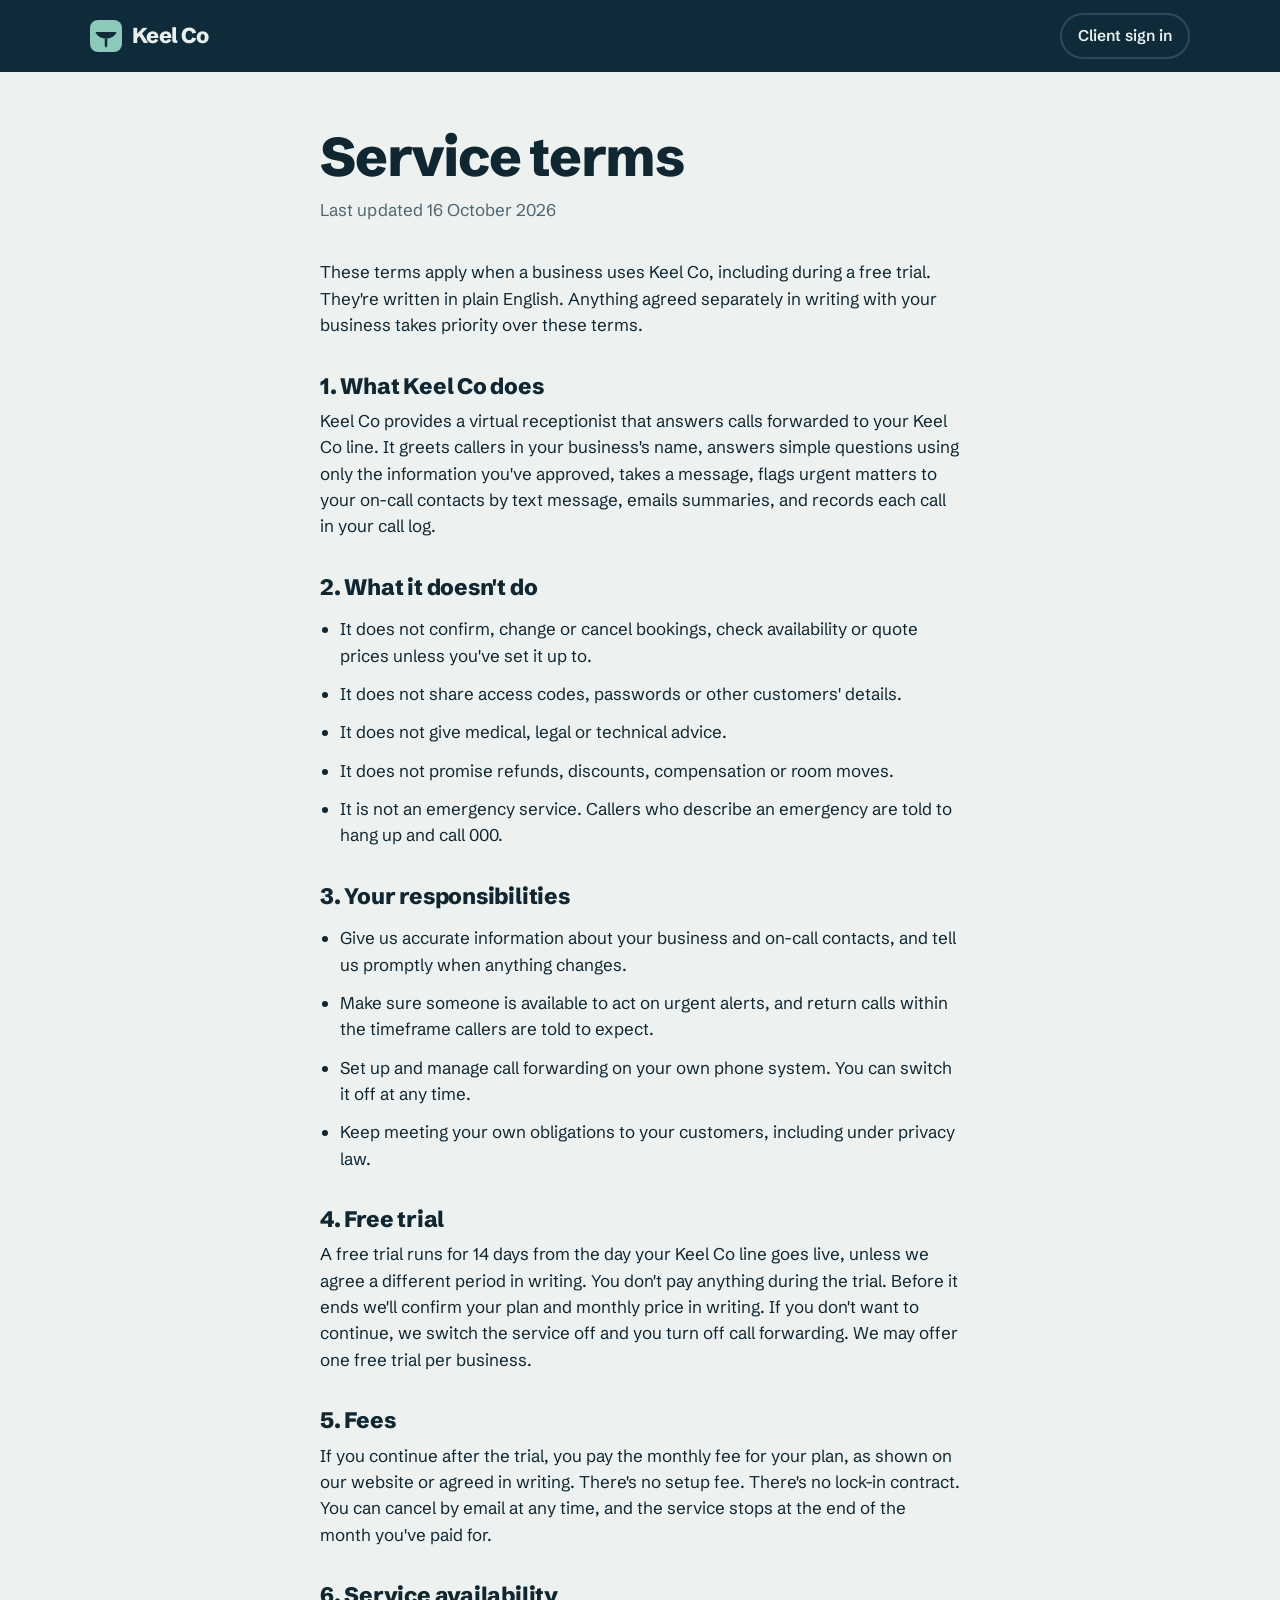
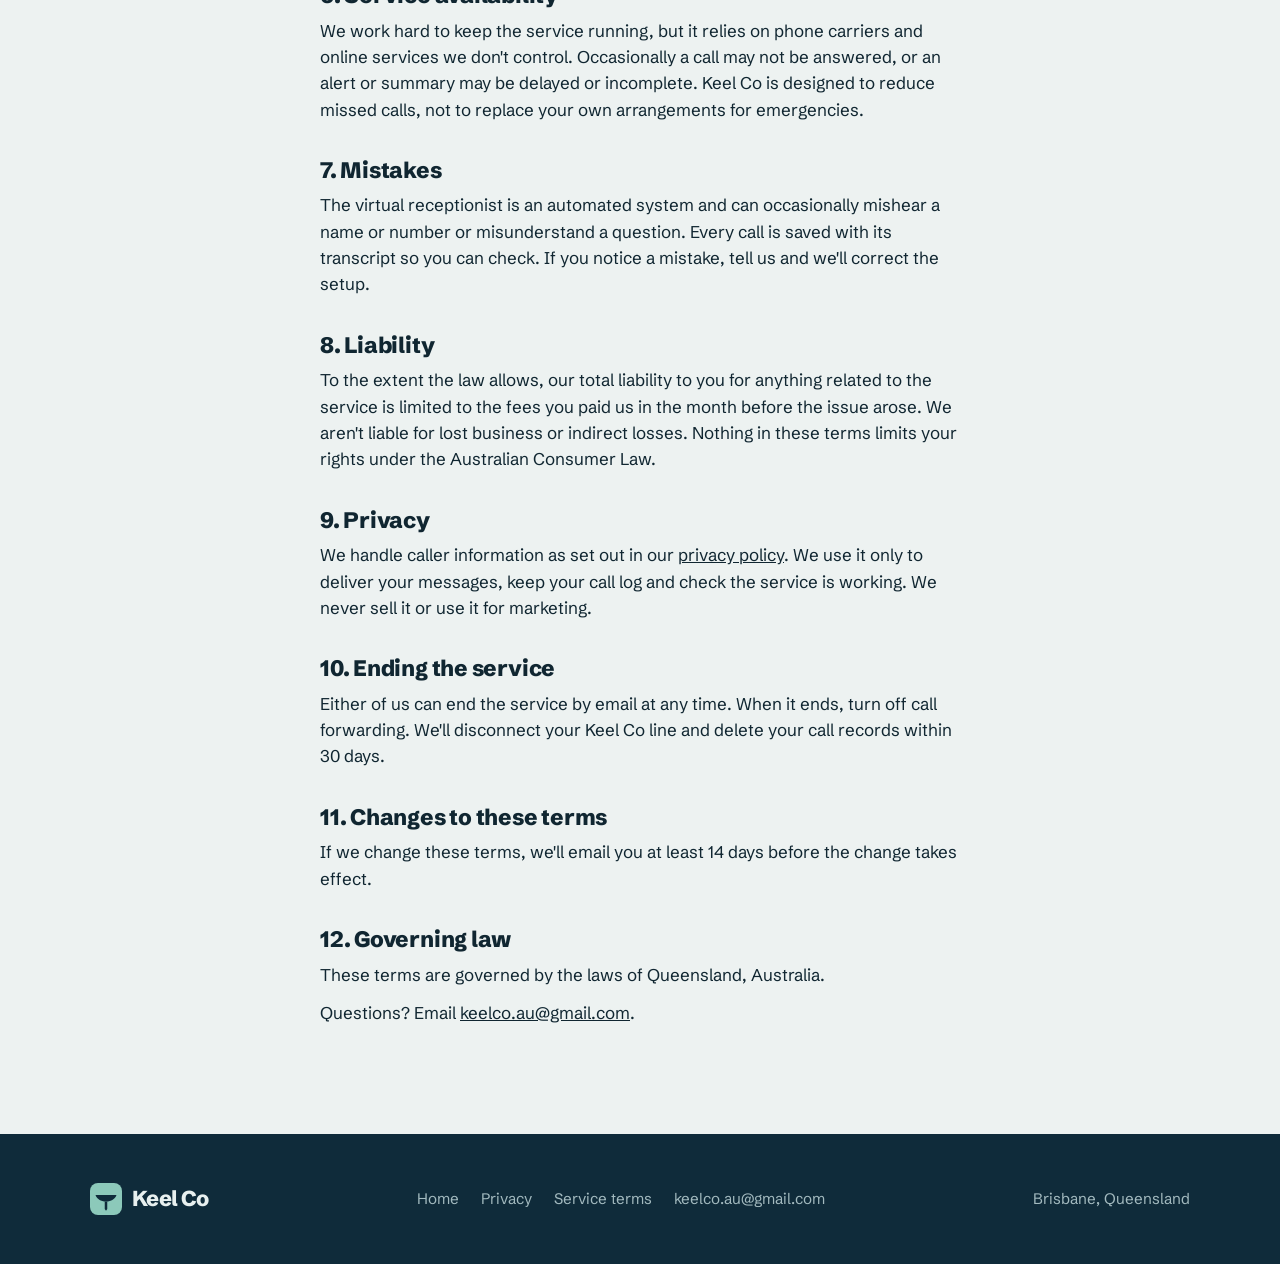
<file: terms.html>
<!doctype html>
<html lang="en-AU">
<head>
  <meta charset="utf-8">
  <meta name="viewport" content="width=device-width, initial-scale=1">
  <title>Service terms | Keel Co</title>
  <link rel="canonical" href="https://www.keelco.au/terms">
  <meta name="description" content="The terms that apply when a business uses Keel Co.">
  <link rel="icon" href="/assets/mark.svg" type="image/svg+xml">
  <link rel="preconnect" href="https://fonts.googleapis.com">
  <link rel="preconnect" href="https://fonts.gstatic.com" crossorigin>
  <link href="https://fonts.googleapis.com/css2?family=Schibsted+Grotesk:wght@400;600;700;800&display=swap" rel="stylesheet">
  <link rel="stylesheet" href="/site.css">
</head>
<body>
<header class="site-head"><div class="wrap">
  <a class="brand" href="/"><img src="/assets/mark.svg" alt="" width="32" height="32">Keel Co</a>
  <nav class="nav" aria-label="Main"><a class="signin" href="/dashboard">Client sign in</a></nav>
</div></header>
<main class="wrap legal">
<h1>Service terms</h1>
<p class="updated">Last updated 16 October 2026</p>
<p>These terms apply when a business uses Keel Co, including during a free trial. They're written in plain English. Anything agreed separately in writing with your business takes priority over these terms.</p>
<h2>1. What Keel Co does</h2>
<p>Keel Co provides a virtual receptionist that answers calls forwarded to your Keel Co line. It greets callers in your business's name, answers simple questions using only the information you've approved, takes a message, flags urgent matters to your on-call contacts by text message, emails summaries, and records each call in your call log.</p>
<h2>2. What it doesn't do</h2>
<ul>
<li>It does not confirm, change or cancel bookings, check availability or quote prices unless you've set it up to.</li>
<li>It does not share access codes, passwords or other customers' details.</li>
<li>It does not give medical, legal or technical advice.</li>
<li>It does not promise refunds, discounts, compensation or room moves.</li>
<li>It is not an emergency service. Callers who describe an emergency are told to hang up and call 000.</li>
</ul>
<h2>3. Your responsibilities</h2>
<ul>
<li>Give us accurate information about your business and on-call contacts, and tell us promptly when anything changes.</li>
<li>Make sure someone is available to act on urgent alerts, and return calls within the timeframe callers are told to expect.</li>
<li>Set up and manage call forwarding on your own phone system. You can switch it off at any time.</li>
<li>Keep meeting your own obligations to your customers, including under privacy law.</li>
</ul>
<h2>4. Free trial</h2>
<p>A free trial runs for 14 days from the day your Keel Co line goes live, unless we agree a different period in writing. You don't pay anything during the trial. Before it ends we'll confirm your plan and monthly price in writing. If you don't want to continue, we switch the service off and you turn off call forwarding. We may offer one free trial per business.</p>
<h2>5. Fees</h2>
<p>If you continue after the trial, you pay the monthly fee for your plan, as shown on our website or agreed in writing. There's no setup fee. There's no lock-in contract. You can cancel by email at any time, and the service stops at the end of the month you've paid for.</p>
<h2>6. Service availability</h2>
<p>We work hard to keep the service running, but it relies on phone carriers and online services we don't control. Occasionally a call may not be answered, or an alert or summary may be delayed or incomplete. Keel Co is designed to reduce missed calls, not to replace your own arrangements for emergencies.</p>
<h2>7. Mistakes</h2>
<p>The virtual receptionist is an automated system and can occasionally mishear a name or number or misunderstand a question. Every call is saved with its transcript so you can check. If you notice a mistake, tell us and we'll correct the setup.</p>
<h2>8. Liability</h2>
<p>To the extent the law allows, our total liability to you for anything related to the service is limited to the fees you paid us in the month before the issue arose. We aren't liable for lost business or indirect losses. Nothing in these terms limits your rights under the Australian Consumer Law.</p>
<h2>9. Privacy</h2>
<p>We handle caller information as set out in our <a href="/privacy">privacy policy</a>. We use it only to deliver your messages, keep your call log and check the service is working. We never sell it or use it for marketing.</p>
<h2>10. Ending the service</h2>
<p>Either of us can end the service by email at any time. When it ends, turn off call forwarding. We'll disconnect your Keel Co line and delete your call records within 30 days.</p>
<h2>11. Changes to these terms</h2>
<p>If we change these terms, we'll email you at least 14 days before the change takes effect.</p>
<h2>12. Governing law</h2>
<p>These terms are governed by the laws of Queensland, Australia.</p>
<p>Questions? Email <a href="mailto:keelco.au@gmail.com">keelco.au@gmail.com</a>.</p>
</main>
<footer class="site-foot"><div class="wrap">
  <a class="brand" href="/" style="color:var(--on-tide)"><img src="/assets/mark.svg" alt="" width="28" height="28">Keel Co</a>
  <nav aria-label="Footer"><a href="/">Home</a><a href="/privacy">Privacy</a><a href="/terms">Service terms</a><a href="mailto:keelco.au@gmail.com">keelco.au@gmail.com</a></nav>
  <p>Brisbane, Queensland</p>
</div></footer>
</body>
</html>
</file>
<file: site.css>
/* Keel Co — public site */
:root {
  --tide: #0F2B3A;
  --tide-raised: #17394B;
  --tide-line: #2A4B5C;
  --on-tide: #E8F0EF;
  --on-tide-muted: #A3BABF;
  --salt: #EDF2F1;
  --paper: #FFFFFF;
  --ink: #102631;
  --slate: #50656F;
  --line: #D2DDDB;
  --seaglass: #8CC9BA;
  --seaglass-deep: #2E7F6E;
  --buoy: #F2B632;
  --buoy-ink: #2B1F00;
  --focus: #F2B632;
  --font: "Schibsted Grotesk", "Helvetica Neue", Arial, system-ui, sans-serif;
  --wrap: 1180px;
  --gutter: clamp(16px, 4vw, 40px);
  color-scheme: light;
}
@media (prefers-color-scheme: dark) {
  :root:not([data-theme="light"]) {
    --salt: #0C2230;
    --paper: #12293A;
    --ink: #E3ECEB;
    --slate: #9FB4B9;
    --line: #27465A;
    --seaglass-deep: #8CC9BA;
    color-scheme: dark;
  }
}
:root[data-theme="dark"] {
  --salt: #0C2230; --paper: #12293A; --ink: #E3ECEB; --slate: #9FB4B9;
  --line: #27465A; --seaglass-deep: #8CC9BA; color-scheme: dark;
}

*, *::before, *::after { box-sizing: border-box; }
html { -webkit-text-size-adjust: 100%; scroll-behavior: smooth; }
@media (prefers-reduced-motion: reduce) { html { scroll-behavior: auto; } }
body {
  margin: 0; background: var(--salt); color: var(--ink);
  font-family: var(--font); font-size: 1.0625rem; line-height: 1.55;
  -webkit-font-smoothing: antialiased;
}
img, svg { display: block; max-width: 100%; }
a { color: inherit; }
:focus-visible { outline: 3px solid var(--focus); outline-offset: 3px; border-radius: 4px; }
.wrap { max-width: var(--wrap); margin: 0 auto; padding: 0 var(--gutter); }
.skip { position: absolute; left: -9999px; }
.skip:focus { left: 16px; top: 16px; z-index: 10; background: var(--buoy); color: var(--buoy-ink); padding: 8px 12px; }

h1, h2, h3 { margin: 0; font-weight: 800; letter-spacing: -0.022em; line-height: 1.05; text-wrap: balance; }
h2 { font-size: clamp(2rem, 4.4vw, 3.25rem); }
h3 { font-size: 1.25rem; letter-spacing: -0.01em; line-height: 1.2; }
p { margin: 0; }
.lede { font-size: clamp(1.125rem, 1.6vw, 1.3rem); color: var(--slate); max-width: 34em; }

/* Buttons */
.btn {
  display: inline-flex; align-items: center; justify-content: center; gap: 10px;
  min-height: 48px; padding: 0 22px; border-radius: 999px; border: 2px solid transparent;
  font: 700 1rem/1 var(--font); text-decoration: none; cursor: pointer;
  transition: background-color .15s, color .15s, border-color .15s;
}
.btn-buoy { background: var(--buoy); color: var(--buoy-ink); }
.btn-buoy:hover { background: #FFC845; }
.btn-ghost-dark { border-color: var(--tide-line); color: var(--on-tide); }
.btn-ghost-dark:hover { border-color: var(--on-tide-muted); }
.btn-ink { background: var(--ink); color: var(--salt); }

/* Header */
.site-head { background: var(--tide); color: var(--on-tide); }
.site-head .wrap { display: flex; align-items: center; justify-content: space-between; height: 72px; }
.brand { display: inline-flex; align-items: center; gap: 10px; text-decoration: none; font-weight: 800; font-size: 1.35rem; letter-spacing: -0.03em; }
.brand img { width: 32px; height: 32px; }
.nav { display: flex; align-items: center; gap: 28px; font-weight: 600; font-size: .975rem; }
.nav a { text-decoration: none; color: var(--on-tide-muted); }
.nav a:hover { color: var(--on-tide); }
.nav .signin { color: var(--on-tide); border: 2px solid var(--tide-line); padding: 9px 16px; border-radius: 999px; }
@media (max-width: 760px) { .nav a:not(.signin) { display: none; } }

/* Hero */
.hero { background: var(--tide); color: var(--on-tide); padding: clamp(40px, 7vw, 96px) 0 clamp(56px, 8vw, 112px); overflow: hidden; }
.hero .wrap { display: grid; grid-template-columns: minmax(0, 1.15fr) minmax(0, 1fr); gap: clamp(32px, 5vw, 72px); align-items: center; }
.hero h1 { font-size: clamp(2.6rem, 5.6vw, 4.6rem); letter-spacing: -0.035em; line-height: .98; }
.hero .lede { color: var(--on-tide-muted); margin-top: 24px; }
.hero-actions { display: flex; flex-wrap: wrap; gap: 12px; margin-top: 36px; }
.hero-note { margin-top: 20px; font-size: .95rem; color: var(--on-tide-muted); }
@media (max-width: 900px) { .hero .wrap { grid-template-columns: 1fr; } }

/* The night log */
.log { background: var(--tide-raised); border: 1px solid var(--tide-line); border-radius: 20px; padding: 22px 22px 10px; box-shadow: 0 30px 80px -40px rgba(0,0,0,.6); }
.log-head { display: flex; justify-content: space-between; align-items: baseline; gap: 12px; padding: 0 4px 14px; border-bottom: 1px solid var(--tide-line); }
.log-head strong { font-size: 1.05rem; }
.log-head span { font-size: .875rem; color: var(--on-tide-muted); }
.log ol { list-style: none; margin: 0; padding: 0; }
.log li { display: grid; grid-template-columns: 64px 1fr; gap: 14px; padding: 16px 4px; border-bottom: 1px solid var(--tide-line); }
.log li:last-child { border-bottom: 0; }
.log time { font-weight: 700; color: var(--on-tide-muted); font-size: .95rem; padding-top: 1px; }
.log .what { font-weight: 700; }
.log .where { color: var(--on-tide-muted); font-size: .95rem; }
.log .outcome { display: inline-flex; align-items: center; gap: 8px; margin-top: 8px; font-size: .875rem; font-weight: 600; color: var(--seaglass); }
.log .outcome::before { content: ""; width: 8px; height: 8px; border-radius: 50%; background: currentColor; }
.log .urgent .outcome { color: var(--buoy); }
.log .urgent .what::after { content: "Urgent"; margin-left: 10px; font-size: .75rem; font-weight: 800; padding: 3px 8px; border-radius: 999px; background: var(--buoy); color: var(--buoy-ink); vertical-align: 2px; }
.log-foot { font-size: .8rem; color: var(--on-tide-muted); padding: 12px 4px 8px; }

/* The one orchestrated moment: the newest call arrives and gets flagged */
.log li.arrive { transition: background-color 1.2s ease; }
.log li.arrive.is-new { background: rgba(242,182,50,.10); }
.log li.arrive:not(.urgent) .outcome { color: var(--on-tide-muted); }
@media (prefers-reduced-motion: no-preference) {
  .log li.arrive.is-hidden { opacity: 0; transform: translateY(-14px); }
  .log li.arrive { transition: opacity .6s cubic-bezier(.2,.8,.2,1), transform .6s cubic-bezier(.2,.8,.2,1), background-color 1.2s ease; }
}

/* Sections */
section { padding: clamp(64px, 9vw, 120px) 0; }
.section-head { display: grid; grid-template-columns: minmax(0, 1fr) minmax(0, 1fr); gap: 32px; align-items: end; margin-bottom: clamp(36px, 5vw, 64px); }
.section-head .lede { justify-self: start; }
@media (max-width: 860px) { .section-head { grid-template-columns: 1fr; } }

/* Sequence: what happens to a missed call */
.steps { list-style: none; margin: 0; padding: 0; display: grid; grid-template-columns: repeat(5, minmax(0, 1fr)); border-top: 2px solid var(--ink); counter-reset: step; }
.steps li { padding: 22px 20px 0 0; counter-increment: step; }
.steps li::before { content: counter(step); display: block; font-size: 2.6rem; font-weight: 800; letter-spacing: -0.04em; color: var(--seaglass-deep); line-height: 1; margin-bottom: 18px; }
.steps h3 { margin-bottom: 8px; }
.steps p { color: var(--slate); font-size: .98rem; }
@media (max-width: 980px) { .steps { grid-template-columns: repeat(2, minmax(0, 1fr)); row-gap: 28px; } }
@media (max-width: 520px) { .steps { grid-template-columns: 1fr; } }

/* What guests call about */
.calls-band { background: var(--paper); border-top: 1px solid var(--line); border-bottom: 1px solid var(--line); }
.call-types { display: grid; grid-template-columns: repeat(2, minmax(0, 1fr)); gap: 0 56px; }
.call-type { display: grid; grid-template-columns: minmax(0, 1fr); padding: 22px 0; border-top: 1px solid var(--line); }
.call-type .said { font-size: 1.25rem; font-weight: 700; letter-spacing: -0.01em; }
.call-type .does { color: var(--slate); margin-top: 6px; }
.call-type .tag { justify-self: start; margin-top: 12px; font-size: .8rem; font-weight: 700; padding: 4px 10px; border-radius: 999px; background: var(--salt); color: var(--ink); border: 1px solid var(--line); }
.call-type .tag.urgent { background: var(--buoy); color: var(--buoy-ink); border-color: var(--buoy); }
@media (max-width: 760px) { .call-types { grid-template-columns: 1fr; } }

/* Dashboard preview */
.preview { background: var(--tide); color: var(--on-tide); }
.preview .lede { color: var(--on-tide-muted); }
.screen { border-radius: 18px; overflow: hidden; border: 1px solid var(--tide-line); background: #F4F7F6; color: #102631; box-shadow: 0 40px 100px -50px rgba(0,0,0,.8); }
.screen-bar { display: flex; align-items: center; gap: 8px; padding: 12px 16px; background: #E3EAE8; border-bottom: 1px solid #D2DDDB; font-size: .8rem; color: #50656F; }
.screen-bar i { width: 10px; height: 10px; border-radius: 50%; background: #C4D0CD; }
.screen-bar span { margin-left: 10px; }
.screen-body { display: grid; grid-template-columns: 1.4fr 1fr; gap: 0; }
.screen-body > div { padding: 22px; }
.screen-body > div + div { border-left: 1px solid #D2DDDB; background: #FFFFFF; }
.figs { display: grid; grid-template-columns: repeat(3, minmax(0, 1fr)); border: 1px solid #D2DDDB; border-radius: 12px; background: #fff; }
.figs div { padding: 14px 16px; }
.figs div + div { border-left: 1px solid #D2DDDB; }
.figs b { display: block; font-size: 1.9rem; letter-spacing: -0.03em; line-height: 1.1; }
.figs small { color: #50656F; font-size: .82rem; }
.mini-table { width: 100%; border-collapse: collapse; margin-top: 18px; font-size: .9rem; }
.mini-table td { padding: 10px 6px; border-top: 1px solid #D2DDDB; vertical-align: top; }
.mini-table td:first-child { color: #50656F; white-space: nowrap; width: 72px; }
.pill { display: inline-block; font-size: .72rem; font-weight: 800; padding: 2px 8px; border-radius: 999px; background: #E3EAE8; }
.pill.urgent { background: #F2B632; color: #2B1F00; }
.pill.done { background: #D6EEE7; color: #1F5E50; }
.detail h3 { margin: 0 0 4px; font-size: 1.05rem; }
.detail .meta { color: #50656F; font-size: .85rem; margin-bottom: 14px; }
.bubble { max-width: 92%; padding: 9px 12px; border-radius: 14px; font-size: .88rem; margin-bottom: 8px; }
.bubble.ai { background: #E3EAE8; border-bottom-left-radius: 4px; }
.bubble.caller { background: #0F2B3A; color: #E8F0EF; margin-left: auto; border-bottom-right-radius: 4px; }
.preview-points { display: grid; grid-template-columns: repeat(3, minmax(0, 1fr)); gap: 32px; margin-top: 40px; }
.preview-points h3 { margin-bottom: 6px; }
.preview-points p { color: var(--on-tide-muted); font-size: .98rem; }
@media (max-width: 860px) { .screen-body { grid-template-columns: 1fr; } .screen-body > div + div { border-left: 0; border-top: 1px solid #D2DDDB; } .preview-points { grid-template-columns: 1fr; } }
@media (max-width: 520px) { .figs { grid-template-columns: 1fr; } .figs div + div { border-left: 0; border-top: 1px solid #D2DDDB; } }

/* Ground rules */
.rules { display: grid; grid-template-columns: minmax(0, .9fr) minmax(0, 1.1fr); gap: clamp(32px, 6vw, 96px); align-items: start; }
.rule-list { list-style: none; margin: 0; padding: 0; }
.rule-list li { padding: 18px 0; border-top: 1px solid var(--line); display: grid; grid-template-columns: 28px 1fr; gap: 14px; }
.rule-list li::before { content: ""; width: 18px; height: 18px; margin-top: 4px; border-radius: 50%; border: 2px solid var(--seaglass-deep); background: radial-gradient(circle, var(--seaglass-deep) 0 3px, transparent 4px); }
.rule-list strong { display: block; font-size: 1.1rem; }
.rule-list span { color: var(--slate); }
@media (max-width: 860px) { .rules { grid-template-columns: 1fr; } }

/* Phones */
.phones { background: var(--paper); border-top: 1px solid var(--line); border-bottom: 1px solid var(--line); }
.phone-grid { display: grid; grid-template-columns: repeat(3, minmax(0, 1fr)); gap: 40px; }
.phone-grid h3 { margin-bottom: 8px; }
.phone-grid p { color: var(--slate); }
@media (max-width: 860px) { .phone-grid { grid-template-columns: 1fr; gap: 28px; } }

/* Pilot + form */
.pilot { display: grid; grid-template-columns: minmax(0, 1fr) minmax(0, 1fr); gap: clamp(32px, 6vw, 88px); align-items: start; }
.pilot-terms { list-style: none; margin: 28px 0 0; padding: 0; }
.pilot-terms li { padding: 14px 0; border-top: 1px solid var(--line); }
.pilot-terms li b { display: block; }
.pilot-terms li span { color: var(--slate); }
form.enquiry { background: var(--paper); border: 1px solid var(--line); border-radius: 20px; padding: clamp(20px, 3vw, 32px); display: grid; gap: 16px; }
.field { display: grid; gap: 6px; }
.field label { font-weight: 700; font-size: .95rem; }
.field .hint { font-weight: 400; color: var(--slate); }
.field input, .field textarea, .field select {
  width: 100%; font: inherit; color: var(--ink); background: var(--salt);
  border: 1.5px solid var(--line); border-radius: 12px; padding: 12px 14px; min-height: 48px;
}
.field textarea { min-height: 110px; resize: vertical; }
.field input:focus, .field textarea:focus, .field select:focus { outline: none; border-color: var(--seaglass-deep); box-shadow: 0 0 0 3px rgba(46,127,110,.25); }
.two { display: grid; grid-template-columns: 1fr 1fr; gap: 16px; }
@media (max-width: 560px) { .two { grid-template-columns: 1fr; } }
.form-status { font-size: .95rem; min-height: 1.4em; }
.form-status.ok { color: var(--seaglass-deep); font-weight: 700; }
.form-status.err { color: #B3261E; font-weight: 700; }
@media (prefers-color-scheme: dark) { :root:not([data-theme="light"]) .form-status.err { color: #FF9B8F; } }
@media (max-width: 860px) { .pilot { grid-template-columns: 1fr; } }

/* FAQ */
.faq { max-width: 820px; }
.faq details { border-top: 1px solid var(--line); }
.faq details:last-child { border-bottom: 1px solid var(--line); }
.faq summary { list-style: none; cursor: pointer; padding: 22px 40px 22px 0; font-weight: 700; font-size: 1.15rem; position: relative; }
.faq summary::-webkit-details-marker { display: none; }
.faq summary::after { content: ""; position: absolute; right: 6px; top: 50%; width: 12px; height: 12px; border-right: 2.5px solid var(--ink); border-bottom: 2.5px solid var(--ink); transform: translateY(-70%) rotate(45deg); transition: transform .2s; }
.faq details[open] summary::after { transform: translateY(-30%) rotate(-135deg); }
.faq details p { padding: 0 0 22px; color: var(--slate); max-width: 64ch; }

/* Footer */
.site-foot { background: var(--tide); color: var(--on-tide-muted); padding: 48px 0; font-size: .95rem; }
.site-foot .wrap { display: flex; flex-wrap: wrap; gap: 24px; justify-content: space-between; align-items: center; }
.site-foot nav { display: flex; gap: 22px; flex-wrap: wrap; }
.site-foot a { text-decoration: none; }
.site-foot a:hover { color: var(--on-tide); }

/* Legal pages */
.legal { max-width: 720px; padding-top: 56px; padding-bottom: 96px; }
.legal h1 { font-size: clamp(2.2rem, 5vw, 3.4rem); margin-bottom: 12px; }
.legal .updated { color: var(--slate); margin-bottom: 36px; }
.legal h2 { font-size: 1.4rem; margin: 36px 0 10px; letter-spacing: -0.01em; }
.legal p, .legal li { color: var(--ink); margin-bottom: 12px; }
.legal ul { padding-left: 1.2em; }

/* Tabular figures only where numbers line up */
.log time, .steps li::before, .figs b, .mini-table td:first-child { font-variant-numeric: tabular-nums; }

/* Industry switch in the hero log */
.log-switch { display: flex; flex-wrap: wrap; gap: 6px; padding: 0 4px 14px; }
.log-switch button { font: 600 .85rem var(--font); color: var(--on-tide-muted); background: transparent; border: 1.5px solid var(--tide-line); border-radius: 999px; padding: 6px 12px; min-height: 34px; cursor: pointer; }
.log-switch button[aria-pressed="true"] { background: var(--on-tide); color: var(--tide); border-color: var(--on-tide); }
.log-switch button:hover { border-color: var(--on-tide-muted); }

/* Industries: tabbed */
.tabs { display: flex; flex-wrap: wrap; gap: 8px; margin-bottom: 28px; border-bottom: 1px solid var(--line); }
.tabs [role="tab"] { font: 700 1rem var(--font); color: var(--slate); background: none; border: 0; border-bottom: 3px solid transparent; padding: 12px 4px 14px; margin-right: 22px; margin-bottom: -1px; cursor: pointer; }
.tabs [role="tab"][aria-selected="true"] { color: var(--ink); border-bottom-color: var(--seaglass-deep); }
.tabs [role="tab"]:hover { color: var(--ink); }
.tab-intro { font-size: 1.15rem; color: var(--slate); max-width: 46em; margin-bottom: 8px; }
@media (max-width: 560px) { .tabs { gap: 0; } .tabs [role="tab"] { margin-right: 16px; font-size: .95rem; } }

/* Trust strip */
.trust { display: grid; grid-template-columns: repeat(4, minmax(0, 1fr)); gap: 0; border-top: 1px solid var(--tide-line); margin-top: clamp(40px, 6vw, 72px); }
.trust div { padding: 20px 20px 0 0; }
.trust b { display: block; color: var(--on-tide); font-size: 1.05rem; }
.trust span { color: var(--on-tide-muted); font-size: .95rem; }
@media (max-width: 860px) { .trust { grid-template-columns: repeat(2, minmax(0, 1fr)); row-gap: 8px; } }
.demo-call { margin-top: 28px; font-size: 1.05rem; color: var(--slate); }
.demo-call a { display: inline-flex; align-items: center; gap: 8px; margin-left: 4px; font-weight: 800; color: var(--ink); text-decoration: none; border-bottom: 2px solid var(--buoy); }
.demo-call a:hover { border-bottom-color: var(--ink); }
.demo-call svg { width: 18px; height: 18px; }

/* Services */
.services { background: var(--paper); border-bottom: 1px solid var(--line); }
.svc-grid { display: grid; grid-template-columns: repeat(2, minmax(0, 1fr)); gap: 24px; }
.svc { display: flex; flex-direction: column; gap: 12px; background: var(--salt); border: 1px solid var(--line); border-radius: 20px; padding: clamp(22px, 2.6vw, 32px); }
.svc-tag { font-size: .8rem; font-weight: 800; letter-spacing: .06em; text-transform: uppercase; color: var(--seaglass-deep); }
.svc h3 { font-size: 1.35rem; line-height: 1.2; }
.svc > p { color: var(--slate); }
.svc ul { list-style: none; margin: 4px 0 0; padding: 0; display: grid; gap: 8px; }
.svc li { display: flex; gap: 10px; align-items: baseline; font-weight: 600; }
.svc li::before { content: ""; flex: none; width: 8px; height: 8px; border-radius: 50%; background: var(--seaglass-deep); transform: translateY(-1px); }
.svc-example { margin-top: auto; background: var(--paper); border: 1px solid var(--line); border-radius: 14px 14px 14px 4px; padding: 12px 14px; font-size: .93rem; line-height: 1.45; }
.svc-from { display: block; font-size: .75rem; font-weight: 800; text-transform: uppercase; letter-spacing: .05em; color: var(--slate); margin-bottom: 4px; }
@media (max-width: 980px) { .svc-grid { grid-template-columns: 1fr; } .svc-example { margin-top: 8px; } }

/* Pricing */
.pricing { background: var(--paper); border-top: 1px solid var(--line); border-bottom: 1px solid var(--line); }
.price-grid { display: grid; grid-template-columns: repeat(3, minmax(0, 1fr)); gap: 24px; align-items: stretch; }
.plan { position: relative; display: flex; flex-direction: column; gap: 12px; background: var(--salt); border: 1px solid var(--line); border-radius: 20px; padding: clamp(22px, 2.6vw, 32px); }
.plan.featured { border: 2px solid var(--seaglass-deep); }
.plan-badge { position: absolute; top: -13px; left: 24px; background: var(--buoy); color: var(--buoy-ink); font-size: .78rem; font-weight: 800; padding: 4px 12px; border-radius: 999px; }
.price { display: flex; align-items: baseline; gap: 4px; }
.price b { font-size: 2.6rem; font-weight: 800; letter-spacing: -0.03em; line-height: 1; font-variant-numeric: tabular-nums; }
.price span { color: var(--slate); font-weight: 600; }
.plan-for { color: var(--slate); }
.plan ul { list-style: none; margin: 4px 0 8px; padding: 0; display: grid; gap: 8px; }
.plan li { display: flex; gap: 10px; align-items: baseline; font-weight: 600; font-size: .98rem; }
.plan li::before { content: ""; flex: none; width: 8px; height: 8px; border-radius: 50%; background: var(--seaglass-deep); transform: translateY(-1px); }
.plan .btn { margin-top: auto; justify-content: center; }
.btn-ghost { border-color: var(--ink); color: var(--ink); }
.btn-ghost:hover { background: var(--ink); color: var(--salt); }
.price-note { margin-top: 24px; color: var(--slate); }
.form-fine { font-size: .85rem; color: var(--slate); margin-top: -6px; }
.form-fine a { color: inherit; }
@media (max-width: 980px) { .price-grid { grid-template-columns: 1fr; max-width: 520px; } .plan.featured { order: -1; } }
</file>
<file: motion.css>
/* Keel Co — motion layer: the live call stage, scroll-lit steps, living dashboard preview */

/* ---------- Ambient glow behind dark sections ---------- */
.hero, .preview { position: relative; isolation: isolate; }
.hero::before, .preview::before {
  content: ""; position: absolute; inset: -20% -10% auto -10%; height: 140%; z-index: -1; pointer-events: none;
  background:
    radial-gradient(40% 35% at 78% 30%, rgba(140, 201, 186, .16), transparent 70%),
    radial-gradient(35% 30% at 15% 80%, rgba(46, 127, 110, .18), transparent 70%);
}
.preview::before { inset: 0; height: 100%; background: radial-gradient(45% 40% at 85% 15%, rgba(140, 201, 186, .12), transparent 70%); }

/* ---------- The live call stage ---------- */
.stage {
  position: relative; overflow: hidden;
  background: linear-gradient(180deg, rgba(23, 57, 75, .95), rgba(15, 43, 58, .95));
  border: 1px solid var(--tide-line); border-radius: 22px; padding: 18px 20px 20px;
  box-shadow: 0 40px 90px -40px rgba(0, 0, 0, .7), inset 0 1px 0 rgba(255, 255, 255, .04);
  min-height: 520px; display: flex; flex-direction: column; gap: 14px;
  contain: layout paint; /* changes inside never move the rest of the page */
}
.stage-top { display: flex; align-items: center; gap: 10px; }
.scenario-chip { font-size: .8rem; font-weight: 700; color: var(--tide); background: var(--seaglass); padding: 4px 10px; border-radius: 999px; }
.stage-time { color: var(--on-tide-muted); font-size: .85rem; font-variant-numeric: tabular-nums; }
.stage-talk { margin-left: auto; display: inline-flex; align-items: center; gap: 6px; height: 34px; padding: 0 14px 0 11px; border-radius: 999px; border: 0; background: var(--buoy); color: var(--buoy-ink); font: inherit; font-size: .85rem; font-weight: 800; cursor: pointer; white-space: nowrap; transition: background-color .2s, transform .15s; }
.stage-talk svg { width: 16px; height: 16px; flex: none; }
.stage-talk:hover { transform: translateY(-1px); }
.stage-talk:disabled { opacity: .7; cursor: progress; transform: none; }
.stage-talk.is-end { background: #E5484D; color: #fff; }
.stage-talk:focus-visible, .stage-pause:focus-visible { outline: 2px solid var(--seaglass); outline-offset: 2px; }
.stage-pause { margin-left: auto; flex: none; width: 34px; height: 34px; border-radius: 50%; border: 1.5px solid var(--tide-line); background: transparent; color: var(--on-tide-muted); cursor: pointer; display: grid; place-items: center; }
.stage-pause:hover { color: var(--on-tide); border-color: var(--on-tide-muted); }
.stage-pause svg { width: 14px; height: 14px; }

.caller-row { display: flex; align-items: center; gap: 16px; }
.ring-wrap { position: relative; width: 56px; height: 56px; flex: none; display: grid; place-items: center; border-radius: 50%; background: var(--tide-raised); border: 1px solid var(--tide-line); color: var(--on-tide); transition: background-color .4s, color .4s; }
.ring-wrap svg { width: 24px; height: 24px; position: relative; z-index: 1; }
.ring-wrap .ring { position: absolute; inset: 0; border-radius: 50%; border: 2px solid var(--seaglass); opacity: 0; }
.stage.is-ringing .ring-wrap { color: var(--seaglass); }
.stage.is-live .ring-wrap { background: var(--seaglass); color: var(--tide); border-color: var(--seaglass); }
.stage.is-ended .ring-wrap { background: var(--tide-raised); color: var(--on-tide-muted); }
@media (prefers-reduced-motion: no-preference) {
  .stage.is-ringing .ring { animation: ripple 1.6s cubic-bezier(.2, .6, .3, 1) infinite; }
  .stage.is-ringing .ring:nth-child(2) { animation-delay: .5s; }
  .stage.is-ringing .ring:nth-child(3) { animation-delay: 1s; }
  .stage.is-ringing .ring-wrap svg { animation: buzz .5s ease-in-out infinite; }
  @keyframes ripple { from { transform: scale(1); opacity: .7; } to { transform: scale(2.3); opacity: 0; } }
  @keyframes buzz { 0%, 100% { transform: rotate(0); } 25% { transform: rotate(-12deg); } 75% { transform: rotate(12deg); } }
}
.call-state { font-weight: 800; font-size: 1.15rem; color: var(--on-tide); letter-spacing: -0.01em; }
.call-sub { color: var(--on-tide-muted); font-size: .9rem; }

/* Waveform: bars driven by JS; colour shows who is speaking */
.wave { display: flex; align-items: center; gap: 3px; height: 44px; padding: 0 2px; }
.wave i { flex: 1; min-width: 2px; height: 100%; border-radius: 3px; background: var(--tide-line); transition: background-color .25s; transform: scaleY(.08); will-change: transform; }
.stage[data-speaker="ai"] .wave i { background: var(--seaglass); }
.stage[data-speaker="caller"] .wave i { background: var(--on-tide); }
.wave-legend { display: flex; gap: 14px; font-size: .78rem; color: var(--on-tide-muted); margin-top: -6px; }
.wave-legend span { display: inline-flex; align-items: center; gap: 6px; }
.wave-legend span::before { content: ""; width: 8px; height: 8px; border-radius: 2px; background: currentColor; }
.wave-legend .k { color: var(--seaglass); } .wave-legend .c { color: var(--on-tide); }

.transcript { list-style: none; margin: 0; padding: 0; display: flex; flex-direction: column; gap: 8px; flex: 1; }
.transcript li { max-width: 88%; padding: 9px 13px; border-radius: 15px; font-size: .93rem; line-height: 1.4; }
.transcript li.ai { background: rgba(140, 201, 186, .14); color: var(--on-tide); border: 1px solid rgba(140, 201, 186, .25); border-bottom-left-radius: 4px; }
.transcript li.caller { background: var(--on-tide); color: var(--tide); margin-left: auto; border-bottom-right-radius: 4px; }
.transcript li .cursor { display: inline-block; width: 2px; height: 1em; background: currentColor; vertical-align: -2px; margin-left: 1px; }
@media (prefers-reduced-motion: no-preference) { .transcript li .cursor { animation: blink .8s steps(1) infinite; } @keyframes blink { 50% { opacity: 0; } } }
@media (prefers-reduced-motion: no-preference) { .transcript li { animation: rise .3s ease both; } @keyframes rise { from { opacity: 0; transform: translateY(6px); } } }

.summary { display: flex; flex-wrap: wrap; gap: 6px; min-height: 30px; }
.summary span { font-size: .8rem; font-weight: 700; padding: 5px 10px; border-radius: 999px; background: var(--tide-raised); color: var(--on-tide); border: 1px solid var(--tide-line); }
.summary span.urgent { background: var(--buoy); color: var(--buoy-ink); border-color: var(--buoy); }
@media (prefers-reduced-motion: no-preference) { .summary span { animation: pop .35s cubic-bezier(.3, 1.5, .5, 1) both; } @keyframes pop { from { opacity: 0; transform: scale(.7); } } }

/* The text message that lands on the on-call phone */
.sms {
  position: absolute; left: 14px; right: 14px; top: 12px; z-index: 3;
  display: grid; grid-template-columns: 36px 1fr; gap: 4px 12px; align-items: start;
  background: rgba(232, 240, 239, .97); color: var(--tide); border-radius: 18px; padding: 12px 14px;
  box-shadow: 0 20px 50px -15px rgba(0, 0, 0, .6);
  transform: translateY(-130%); opacity: 0; transition: transform .55s cubic-bezier(.2, .9, .25, 1.1), opacity .3s;
}
.sms.show { transform: none; opacity: 1; }
.sms img { width: 36px; height: 36px; border-radius: 9px; grid-row: span 2; }
.sms .sms-top { display: flex; justify-content: space-between; font-size: .78rem; color: #50656F; }
.sms .sms-top b { color: var(--tide); }
.sms .sms-body { font-size: .9rem; line-height: 1.35; }
.sms .sms-body strong { display: block; }
.sms .sms-link { grid-column: 2; font-size: .82rem; font-weight: 700; color: #1F5E50; }

.stage.live-mode .transcript { overflow-y: auto; min-height: 0; overscroll-behavior: contain; scrollbar-width: thin; padding-right: 2px; }
.stage.live-mode .scenario-chip { background: var(--buoy); color: var(--buoy-ink); }
.stage.live-mode .sms { top: auto; bottom: 12px; transform: translateY(130%); }
.stage.live-mode .sms.show { transform: none; }
.stage.live-mode .sms .sms-link { display: none; }
.btn-talk svg { width: 18px; height: 18px; margin-right: 6px; vertical-align: -3px; }

.stage.fade .transcript, .stage.fade .summary, .stage.fade .sms { opacity: 0; transition: opacity .5s; }

/* ---------- Steps: a line that fills as you scroll ---------- */
.steps { position: relative; border-top: 0; }
.steps::before, .steps::after { content: ""; position: absolute; left: 0; top: 0; height: 2px; }
.steps::before { right: 0; background: var(--line); }
.steps::after { right: 0; background: var(--seaglass-deep); transform: scaleX(var(--progress, 0)); transform-origin: left center; transition: transform .15s linear; will-change: transform; }
.steps li { transition: opacity .5s ease, transform .5s ease; }
.js .steps li:not(.lit) { opacity: .45; }
.js .steps li:not(.lit)::before { color: var(--slate); }
@media (max-width: 980px) { .steps::before, .steps::after { display: none; } .steps li { border-top: 2px solid var(--line); } .steps li.lit { border-top-color: var(--seaglass-deep); } }

/* ---------- Dashboard preview: numbers count up, a call gets returned ---------- */
.pill.flip { animation: none; }
@media (prefers-reduced-motion: no-preference) {
  .pill.flip { animation: flip .5s ease both; }
  @keyframes flip { 0% { transform: rotateX(0); } 50% { transform: rotateX(90deg); } 100% { transform: rotateX(0); } }
}
.screen { transition: transform .8s cubic-bezier(.2, .8, .2, 1), opacity .8s; }
.js .screen.pre { transform: translateY(30px) scale(.98); opacity: 0; }
@media (prefers-reduced-motion: reduce) { .js .screen.pre { transform: none; opacity: 1; } }

@media (max-width: 400px) { .stage-time { display: none; } }
@media (max-width: 560px) { .stage { min-height: 560px; padding: 16px; } .transcript li { font-size: .9rem; } }
</file>
<file: dashboard/dash.css>
/* Keel Co — client dashboard */
:root {
  --tide: #0F2B3A; --tide-raised: #17394B; --tide-line: #2A4B5C;
  --on-tide: #E8F0EF; --on-tide-muted: #A3BABF;
  --bg: #EEF3F2; --surface: #FFFFFF; --surface-2: #F5F8F7;
  --ink: #102631; --muted: #50656F; --line: #D6E0DE;
  --accent: #2E7F6E; --accent-soft: #D9EFE8; --accent-ink: #1A5A4C;
  --urgent: #F2B632; --urgent-ink: #2B1F00;
  --bar-urgent: #C98A00; --bar-other: #1A6E9C;
  --danger: #B3261E;
  --font: "Schibsted Grotesk", "Helvetica Neue", Arial, system-ui, sans-serif;
  color-scheme: light;
}
@media (prefers-color-scheme: dark) {
  :root:not([data-theme="light"]) {
    --bg: #0B1F2B; --surface: #12293A; --surface-2: #163246;
    --ink: #E3ECEB; --muted: #9FB4B9; --line: #274659;
    --accent: #8CC9BA; --accent-soft: #1D4A42; --accent-ink: #BFE6DB;
    --bar-urgent: #C4850B; --bar-other: #3A97DB; --danger: #FF9B8F;
    color-scheme: dark;
  }
}
:root[data-theme="dark"] {
  --bg: #0B1F2B; --surface: #12293A; --surface-2: #163246; --ink: #E3ECEB; --muted: #9FB4B9; --line: #274659;
  --accent: #8CC9BA; --accent-soft: #1D4A42; --accent-ink: #BFE6DB; --bar-urgent: #C4850B; --bar-other: #3A97DB; --danger: #FF9B8F;
  color-scheme: dark;
}
*, *::before, *::after { box-sizing: border-box; }
html, body { height: 100%; }
body { margin: 0; background: var(--bg); color: var(--ink); font-family: var(--font); font-size: 1rem; line-height: 1.5; -webkit-font-smoothing: antialiased; }
[hidden] { display: none !important; }
:focus-visible { outline: 3px solid var(--urgent); outline-offset: 2px; border-radius: 6px; }
h1, h2, h3 { margin: 0; letter-spacing: -0.015em; }
p { margin: 0; }
.muted { color: var(--muted); }
.brand { display: inline-flex; align-items: center; gap: 10px; color: inherit; text-decoration: none; font-weight: 800; font-size: 1.25rem; letter-spacing: -0.03em; }

.btn { display: inline-flex; align-items: center; justify-content: center; min-height: 44px; padding: 0 18px; border-radius: 999px; border: 2px solid transparent; font: 700 .95rem/1 var(--font); cursor: pointer; text-decoration: none; }
.btn:disabled { opacity: .6; cursor: progress; }
.btn-primary { background: var(--tide); color: var(--on-tide); }
@media (prefers-color-scheme: dark) { :root:not([data-theme="light"]) .btn-primary { background: var(--accent); color: #0B1F2B; } }
.btn-quiet { background: transparent; border-color: var(--line); color: var(--ink); }
.btn-quiet-dark { background: transparent; border-color: var(--tide-line); color: var(--on-tide); min-height: 38px; padding: 0 14px; }
.icon-btn { width: 44px; height: 44px; border-radius: 50%; border: 0; background: var(--surface-2); color: var(--ink); cursor: pointer; display: grid; place-items: center; flex: none; }

.loading { min-height: 100vh; display: grid; place-items: center; color: var(--muted); }

/* Login */
.login { min-height: 100vh; display: grid; grid-template-columns: minmax(280px, 1fr) minmax(0, 1.2fr); }
.login-side { background: var(--tide); color: var(--on-tide); padding: 32px clamp(24px, 4vw, 56px); display: flex; flex-direction: column; justify-content: space-between; gap: 32px; }
.login-quote { font-size: clamp(1.8rem, 3vw, 2.6rem); font-weight: 800; line-height: 1.08; letter-spacing: -0.03em; max-width: 14em; }
.login-small { color: var(--on-tide-muted); font-size: .9rem; }
.login-main { display: grid; place-items: center; padding: 40px 16px; }
.login-form { width: 100%; max-width: 420px; display: grid; gap: 18px; }
.login-form h1 { font-size: 2rem; letter-spacing: -0.03em; line-height: 1.1; }
.field { display: grid; gap: 6px; }
.field label { font-weight: 700; font-size: .95rem; }
input, select { font: inherit; color: var(--ink); background: var(--surface); border: 1.5px solid var(--line); border-radius: 12px; padding: 10px 14px; min-height: 46px; }
input:focus, select:focus { outline: none; border-color: var(--accent); box-shadow: 0 0 0 3px color-mix(in srgb, var(--accent) 30%, transparent); }
.status { min-height: 1.4em; font-size: .95rem; }
.status.err { color: var(--danger); font-weight: 700; }
@media (max-width: 760px) { .login { grid-template-columns: 1fr; } .login-side { min-height: auto; } .login-quote { font-size: 1.6rem; } }

/* App shell */
.topbar { position: sticky; top: 0; z-index: 5; display: flex; align-items: center; gap: 20px; padding: 0 clamp(16px, 3vw, 32px); height: 64px; background: var(--tide); color: var(--on-tide); }
.client { flex: 1; min-width: 0; display: flex; align-items: center; gap: 10px; padding-left: 20px; border-left: 1px solid var(--tide-line); }
.client-name { font-weight: 700; white-space: nowrap; overflow: hidden; text-overflow: ellipsis; }
.client select { background: var(--tide-raised); color: var(--on-tide); border-color: var(--tide-line); min-height: 38px; }
.user { display: flex; align-items: center; gap: 14px; }
.user-email { color: var(--on-tide-muted); font-size: .9rem; }
@media (max-width: 760px) { .user-email { display: none; } .client { padding-left: 12px; } .brand span { display: none; } }

.main { max-width: 1280px; margin: 0 auto; padding: clamp(20px, 3vw, 36px) clamp(16px, 3vw, 32px) 80px; }
.titlebar { display: flex; flex-wrap: wrap; align-items: center; justify-content: space-between; gap: 16px; margin-bottom: 24px; }
.titlebar h1 { font-size: 2.2rem; letter-spacing: -0.035em; }
.segmented { display: inline-flex; background: var(--surface); border: 1.5px solid var(--line); border-radius: 999px; padding: 3px; }
.segmented button { border: 0; background: transparent; color: var(--muted); font: 600 .92rem var(--font); padding: 8px 14px; border-radius: 999px; cursor: pointer; min-height: 36px; }
.segmented button[aria-pressed="true"] { background: var(--tide); color: var(--on-tide); }
@media (prefers-color-scheme: dark) { :root:not([data-theme="light"]) .segmented button[aria-pressed="true"] { background: var(--accent); color: #0B1F2B; } }

/* Figures: one band, not a row of cards */
.figures { display: grid; grid-template-columns: repeat(4, minmax(0, 1fr)); background: var(--surface); border: 1px solid var(--line); border-radius: 18px; margin-bottom: 20px; }
.figures > div { padding: 18px 22px; display: grid; gap: 2px; }
.figures > div + div { border-left: 1px solid var(--line); }
.fig { font-size: clamp(1.9rem, 3vw, 2.6rem); font-weight: 800; letter-spacing: -0.04em; line-height: 1.05; }
.fig-label { color: var(--muted); font-size: .9rem; }
#fig-waiting.has { color: var(--ink); }
.figures > div.attn { background: linear-gradient(0deg, color-mix(in srgb, var(--urgent) 16%, transparent), transparent); }
.figures > div:last-child { border-radius: 0 18px 18px 0; }
@media (max-width: 760px) { .figures { grid-template-columns: repeat(2, minmax(0, 1fr)); } .figures > div:nth-child(3) { border-left: 0; } .figures > div:nth-child(n+3) { border-top: 1px solid var(--line); } .figures > div:last-child { border-radius: 0 0 18px 0; } }

.grid2 { display: grid; grid-template-columns: minmax(0, 1.6fr) minmax(0, 1fr); gap: 20px; margin-bottom: 20px; }
@media (max-width: 980px) { .grid2 { grid-template-columns: 1fr; } }
.panel { background: var(--surface); border: 1px solid var(--line); border-radius: 18px; padding: 20px 22px; position: relative; }
.panel-head { display: flex; justify-content: space-between; align-items: baseline; gap: 12px; margin-bottom: 14px; flex-wrap: wrap; }
.panel-head h2 { font-size: 1.15rem; }

/* Chart */
.legend { display: flex; gap: 16px; font-size: .85rem; color: var(--muted); }
.legend span { display: inline-flex; align-items: center; gap: 6px; }
.sw { width: 12px; height: 12px; border-radius: 3px; display: inline-block; }
.sw-urgent { background: var(--bar-urgent); }
.sw-other { background: var(--bar-other); }
.chart { height: 220px; }
.chart svg { width: 100%; height: 100%; overflow: visible; }
.chart .grid line { stroke: var(--line); stroke-width: 1; }
.chart .axis text { fill: var(--muted); font-size: 11px; font-family: var(--font); }
.chart .hit { fill: transparent; cursor: default; }
.chart .col:hover .bar, .chart .col:focus .bar { filter: brightness(1.12); }
.chart .col:focus { outline: none; }
.chart .col:focus .hit { stroke: var(--urgent); stroke-width: 2; }
.tip { position: absolute; pointer-events: none; background: var(--tide); color: var(--on-tide); font-size: .85rem; padding: 8px 10px; border-radius: 10px; white-space: nowrap; transform: translate(-50%, calc(-100% - 10px)); box-shadow: 0 8px 24px -10px rgba(0,0,0,.5); }
.tip b { display: block; }

/* Waiting list */
.waiting { list-style: none; margin: 0; padding: 0; }
.waiting li + li { border-top: 1px solid var(--line); }
.waiting button { all: unset; box-sizing: border-box; display: grid; grid-template-columns: 1fr auto; gap: 2px 12px; width: 100%; padding: 12px 4px; cursor: pointer; border-radius: 8px; }
.waiting button:hover { background: var(--surface-2); }
.waiting button:focus-visible { outline: 3px solid var(--urgent); }
.waiting .w-what { font-weight: 700; }
.waiting .w-when { color: var(--muted); font-size: .85rem; text-align: right; }
.waiting .w-who { color: var(--muted); font-size: .9rem; grid-column: 1 / -1; }
.waiting .none { color: var(--muted); padding: 12px 4px; }

/* Pills */
.pill { display: inline-flex; align-items: center; gap: 6px; font-size: .78rem; font-weight: 800; padding: 3px 10px; border-radius: 999px; background: var(--surface-2); color: var(--ink); border: 1px solid var(--line); white-space: nowrap; }
.pill.urgent { background: var(--urgent); color: var(--urgent-ink); border-color: var(--urgent); }
.pill.urgent::before { content: ""; width: 0; height: 0; border-left: 5px solid transparent; border-right: 5px solid transparent; border-bottom: 8px solid currentColor; }
.pill.done { background: var(--accent-soft); color: var(--accent-ink); border-color: transparent; }
.pill.done::before { content: ""; width: 9px; height: 5px; border-left: 2px solid currentColor; border-bottom: 2px solid currentColor; transform: rotate(-45deg) translateY(-2px); }
.pill.waiting::before { content: ""; width: 7px; height: 7px; border-radius: 50%; border: 2px solid currentColor; }

/* Filters + table */
.filters { display: grid; grid-template-columns: minmax(0, 2fr) repeat(3, minmax(0, 1fr)); gap: 10px; margin-bottom: 14px; }
@media (max-width: 860px) { .filters { grid-template-columns: 1fr 1fr; } .filters input { grid-column: 1 / -1; } }
.table-wrap { overflow-x: auto; }
table.calls { width: 100%; border-collapse: collapse; font-size: .95rem; }
.calls th { text-align: left; font-size: .82rem; font-weight: 700; color: var(--muted); padding: 10px 12px; border-bottom: 1px solid var(--line); white-space: nowrap; }
.calls td { padding: 14px 12px; border-bottom: 1px solid var(--line); vertical-align: top; }
.calls tbody tr { cursor: pointer; }
.calls tbody tr:hover td { background: var(--surface-2); }
.calls tbody tr:focus-visible { outline: 3px solid var(--urgent); outline-offset: -3px; }
.calls .when { white-space: nowrap; color: var(--muted); }
.calls .when b { display: block; color: var(--ink); font-weight: 700; }
.calls .who b { display: block; }
.calls .who span { color: var(--muted); font-size: .88rem; }
.calls .why { max-width: 42ch; }
@media (max-width: 760px) {
  .calls thead { display: none; }
  .calls, .calls tbody, .calls tr, .calls td { display: block; width: 100%; }
  .calls tr { padding: 12px 4px; border-bottom: 1px solid var(--line); display: grid; grid-template-columns: 1fr auto; gap: 4px 10px; }
  .calls td { border: 0; padding: 0; }
  .calls td.when { grid-column: 1; } .calls td.status { grid-column: 2; grid-row: 1; text-align: right; }
  .calls td.who, .calls td.why { grid-column: 1 / -1; } .calls td.type { grid-column: 1 / -1; }
  .calls .when b { display: inline; margin-right: 6px; }
}
.empty { padding: 36px 8px; text-align: center; color: var(--muted); max-width: 52ch; margin: 0 auto; }
.empty h2 { color: var(--ink); font-size: 1.3rem; margin-bottom: 8px; }
#no-access { background: var(--surface); border: 1px solid var(--line); border-radius: 18px; }

/* Drawer */
.scrim { position: fixed; inset: 0; background: rgba(8, 20, 28, .45); z-index: 20; }
.drawer { position: fixed; top: 0; right: 0; bottom: 0; width: min(560px, 100%); background: var(--surface); z-index: 21; display: flex; flex-direction: column; box-shadow: -20px 0 60px -30px rgba(0,0,0,.5); }
@media (prefers-reduced-motion: no-preference) { .drawer.open { animation: slide .22s cubic-bezier(.2,.8,.2,1); } @keyframes slide { from { transform: translateX(24px); opacity: .4; } } }
.drawer-head { display: flex; justify-content: space-between; gap: 16px; padding: 22px 24px 16px; border-bottom: 1px solid var(--line); }
.drawer-head h2 { font-size: 1.45rem; letter-spacing: -0.025em; line-height: 1.15; }
.drawer-head .muted { margin-top: 4px; }
.drawer-body { overflow-y: auto; padding: 18px 24px 40px; display: grid; gap: 22px; align-content: start; }
.d-actions { display: flex; flex-wrap: wrap; align-items: center; justify-content: space-between; gap: 12px; }
.d-actions #d-pills { display: flex; gap: 8px; flex-wrap: wrap; }
.d-facts { display: grid; grid-template-columns: repeat(2, minmax(0, 1fr)); gap: 0; margin: 0; border: 1px solid var(--line); border-radius: 14px; }
.d-facts div { padding: 12px 14px; border-top: 1px solid var(--line); }
.d-facts div:nth-child(-n+2) { border-top: 0; }
.d-facts div:nth-child(even) { border-left: 1px solid var(--line); }
.d-facts dt { color: var(--muted); font-size: .82rem; }
.d-facts dd { margin: 2px 0 0; font-weight: 600; word-break: break-word; }
.d-facts a { color: inherit; }
.d-block h3 { font-size: .95rem; margin-bottom: 8px; }
.transcript { display: grid; gap: 8px; }
.bubble { max-width: 88%; padding: 10px 14px; border-radius: 16px; font-size: .95rem; }
.bubble small { display: block; font-size: .75rem; font-weight: 700; color: var(--muted); margin-bottom: 2px; }
.bubble.ai { background: var(--surface-2); border: 1px solid var(--line); border-bottom-left-radius: 4px; }
.bubble.caller { background: var(--tide); color: var(--on-tide); margin-left: auto; border-bottom-right-radius: 4px; }
.bubble.caller small { color: var(--on-tide-muted); }

.toast { position: fixed; left: 50%; bottom: 24px; transform: translateX(-50%); background: var(--tide); color: var(--on-tide); padding: 12px 18px; border-radius: 999px; font-weight: 600; z-index: 30; box-shadow: 0 12px 30px -12px rgba(0,0,0,.5); }

/* Tabular figures only where numbers line up */
.fig, .calls .when, .w-when, .chart .axis text, .d-facts dd, .tip { font-variant-numeric: tabular-nums; }
</file>
